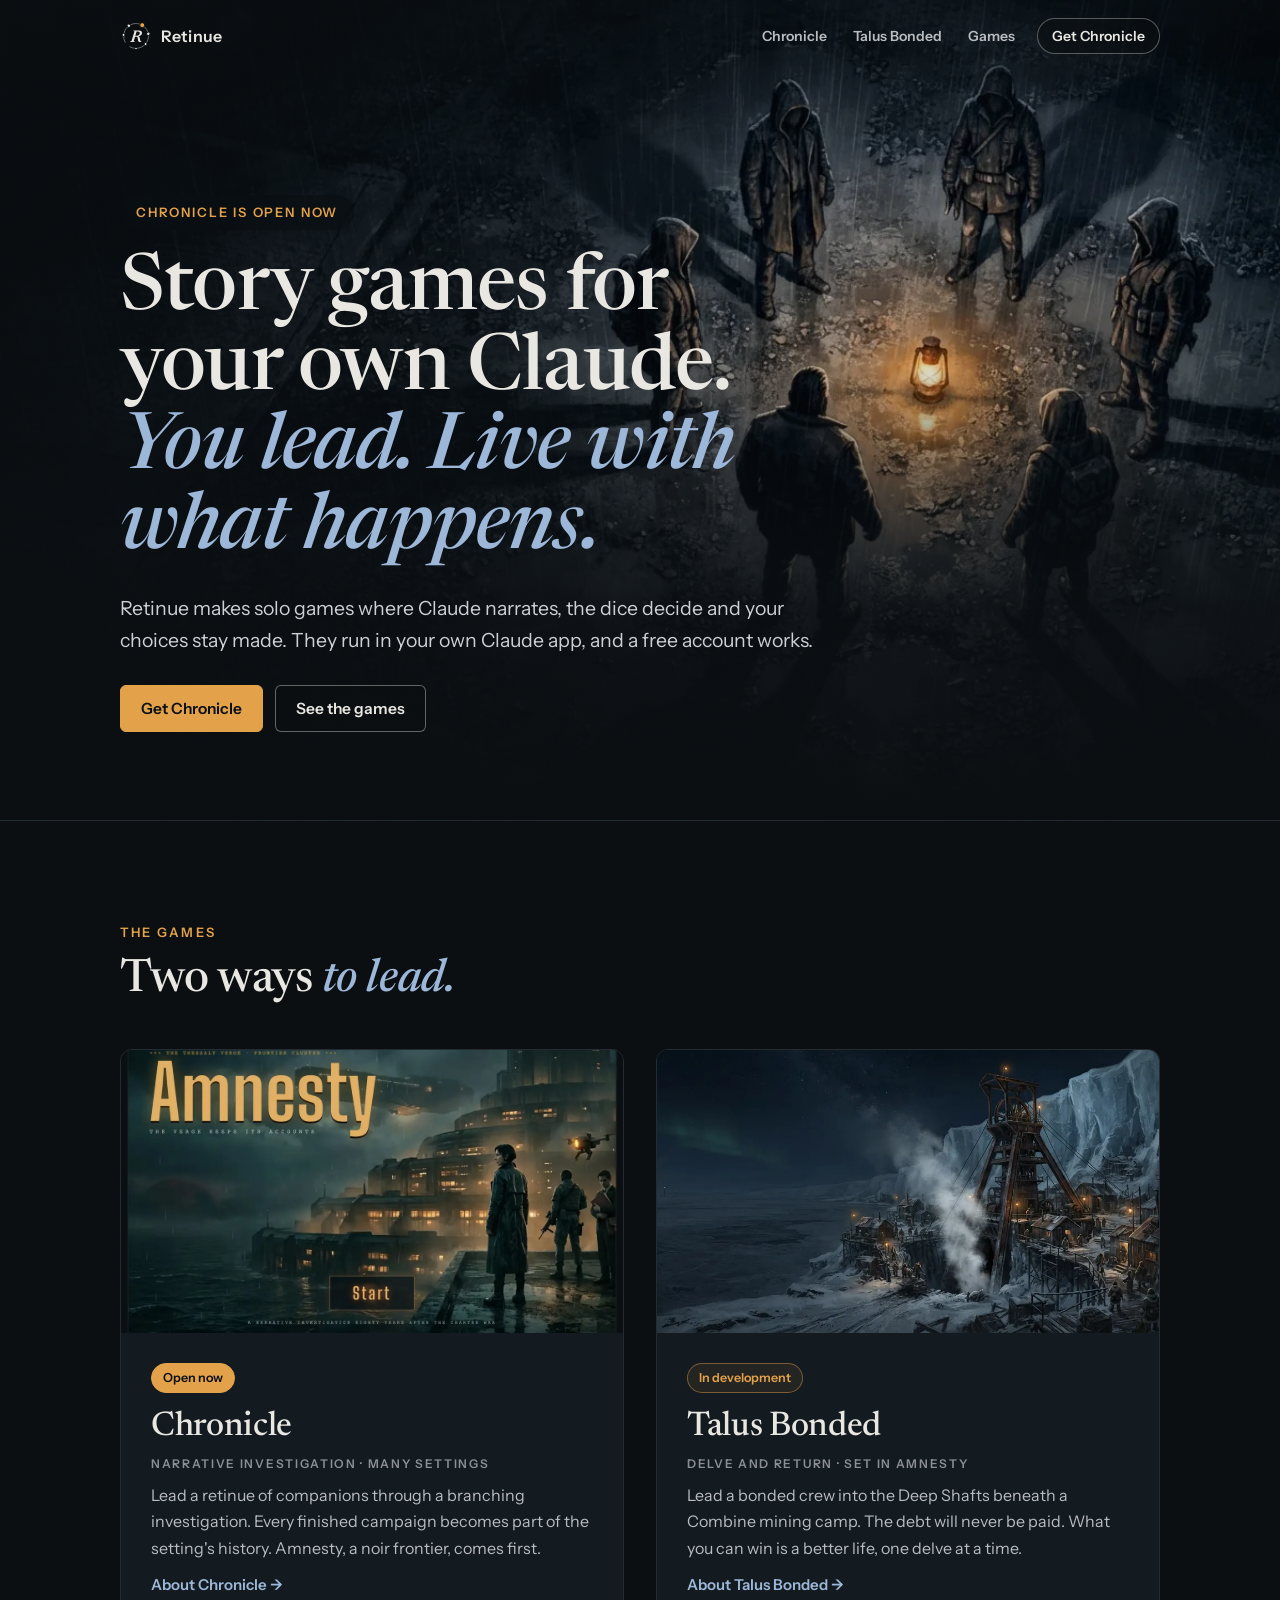
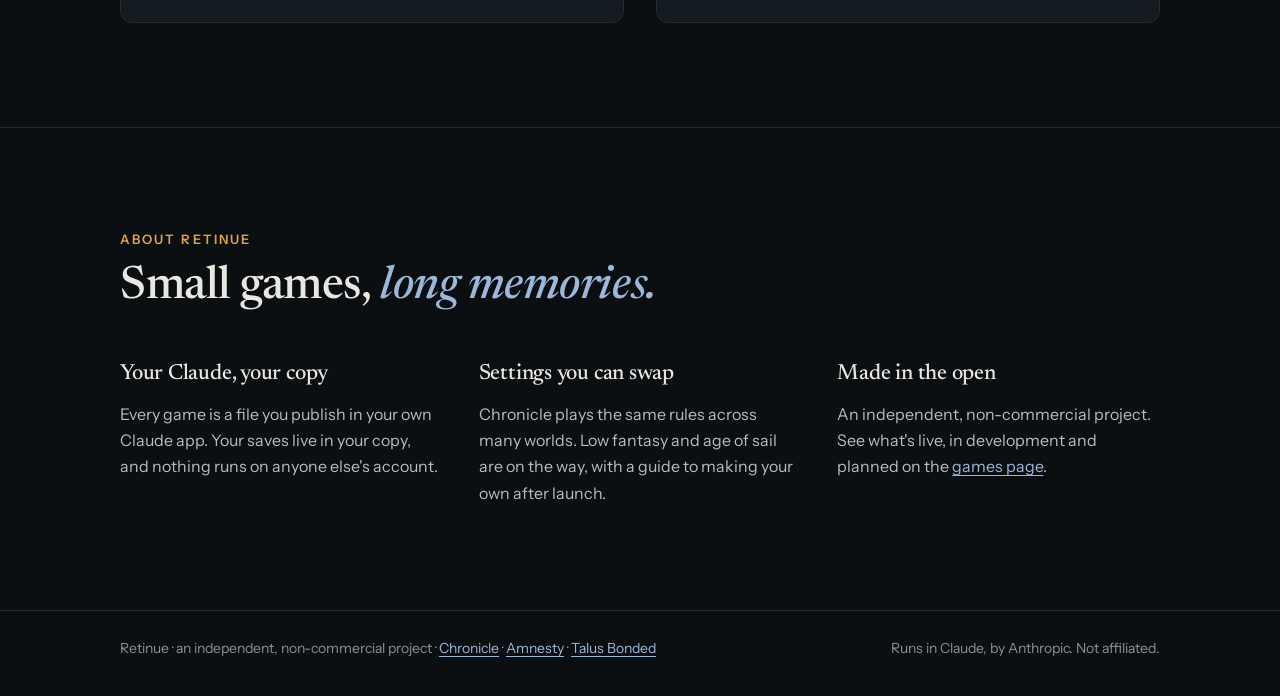
<file: index.html>
<!doctype html>
<html lang="en-GB">
<head>
<meta charset="utf-8">
<meta name="viewport" content="width=device-width,initial-scale=1,viewport-fit=cover">
<title>Retinue</title><meta name="description" content="Retinue makes solo story games narrated by Claude, played in your own Claude app. Chronicle, the narrative engine, opens Saturday 21 November 2026 with Amnesty. Talus Bonded is in development."><link rel="icon" type="image/svg+xml" href="assets/favicon.svg"><link rel="apple-touch-icon" href="assets/apple-touch-icon.png"><link rel="preconnect" href="https://fonts.googleapis.com"><link rel="stylesheet" href="https://fonts.googleapis.com/css2?family=Newsreader:ital,opsz,wght@0,6..72,400;0,6..72,500;1,6..72,400;1,6..72,500&family=Instrument+Sans:wght@400;500;600&family=Big+Shoulders+Display:wght@800&display=swap"><link rel="stylesheet" href="assets/site.css"><style>
.home-hero picture img{object-position:68% 50%}
.home-hero::before{content:"";position:absolute;inset:0;z-index:1;background:linear-gradient(90deg,rgba(11,15,18,.82) 0%,rgba(11,15,18,.45) 38%,rgba(11,15,18,0) 62%)}
.home-hero .wrap{z-index:2}
.home-hero h1{font-size:clamp(40px,6.2vw,78px);max-width:14ch}
@media (max-width:760px){.home-hero::before{background:none}.home-hero picture{height:60%}.home-hero picture img{height:100%}.home-hero picture img{object-position:50% 45%;-webkit-mask-image:linear-gradient(180deg,#000 72%,transparent);mask-image:linear-gradient(180deg,#000 72%,transparent)}.home-hero::after{background:linear-gradient(180deg,rgba(11,15,18,.5) 0%,rgba(11,15,18,0) 18%)}.home-hero .wrap{padding-top:50svh}}
.label{padding-block:calc(120px + env(safe-area-inset-top,0px)) clamp(48px,8vw,88px);border-top:0;background:radial-gradient(ellipse 70% 60% at 78% 30%,#14212c 0%,var(--bg) 70%)}
.label .wrap{display:grid;grid-template-columns:minmax(0,1.4fr) minmax(0,1fr);gap:clamp(24px,4vw,56px);align-items:center}
.label .hl{display:grid;gap:22px}
.label h1{font-size:clamp(44px,7vw,84px);line-height:1.02;max-width:14ch}
.label h1 em{font-style:italic;color:var(--accent)}
.label .big{justify-self:center;width:min(340px,80%);height:auto}
.label .big svg{width:100%;height:auto}
.dh-art svg{width:38%;height:auto}
.about{display:grid;grid-template-columns:repeat(3,minmax(0,1fr));gap:clamp(18px,3vw,36px)}
.about div{display:grid;gap:8px;align-content:start}
.about h3{font-size:22px}.about p{color:var(--dim);font-size:16px}
@media (max-width:760px){.label .wrap,.about{grid-template-columns:1fr}.label .big{width:180px;grid-row:1;justify-self:start}}
</style>
</head>
<body>
<header class="top"><div class="wrap">
  <a class="brand" href="./" aria-label="Retinue home">
    <svg width="32" height="32" viewBox="0 0 64 64" aria-hidden="true"><path d="M10.35 44.5 A25 25 0 1 1 19.5 53.65" fill="none" stroke="var(--ring)" stroke-width="1.6" stroke-linecap="round"/><path d="M27.4355 42.3 29.747500000000002 43.133 29.4925 44.0H20.0575L20.3125 43.133L23.0495 42.232L28.999499999999998 22.698999999999998L26.6875 21.883L26.9425 21.016H36.9555Q39.471500000000006 21.016 41.010000000000005 21.6025Q42.548500000000004 22.189 43.24550000000001 23.259999999999998Q43.9425 24.331 43.9425 25.793Q43.9425 27.68 43.0415 29.1675Q42.1405 30.655 40.3555 31.555999999999997Q38.7405 32.372 36.4455 32.542Q37.3465 32.678 37.9245 33.035Q38.6385 33.494 39.021 34.344Q39.4035 35.194 39.6415 36.469L40.423500000000004 40.243Q40.661500000000004 41.382 40.942 41.900499999999994Q41.2225 42.419 41.638999999999996 42.555Q42.0555 42.691 42.6845 42.691L42.3615 44.0Q40.4915 44.136 39.361000000000004 44.0765Q38.2305 44.017 37.61 43.6685Q36.9895 43.32 36.692 42.6315Q36.3945 41.943 36.1905 40.821L35.3065 36.112Q35.1195 34.973 34.839 34.412Q34.5585 33.851 34.091 33.6555Q33.6235 33.46 32.841499999999996 33.46H30.1385ZM34.1165 31.488Q35.8845 31.488 37.0915 30.74Q38.298500000000004 29.991999999999997 38.936 28.725499999999997Q39.573499999999996 27.459 39.573499999999996 25.912Q39.573499999999996 24.500999999999998 38.6725 23.761499999999998Q37.7715 23.022 35.6465 23.022H33.3175L30.7335 31.488Z" fill="var(--text)"/><g stroke="var(--bg)" stroke-width="2"><circle cx="7.1" cy="29.82" r="3" fill="var(--text)"/><circle cx="17.66" cy="11.52" r="3.5" fill="var(--text)"/><circle cx="44.5" cy="10.35" r="5" fill="var(--lamp)"/><circle cx="56.62" cy="27.66" r="3.5" fill="var(--text)"/><circle cx="51.15" cy="48.07" r="3" fill="var(--text)"/><circle cx="32" cy="57" r="2.5" fill="var(--text)"/></g></svg>
    <span class="word">Retinue</span>
  </a>
  <nav class="nav" aria-label="Site"><a class="nl" href="chronicle/">Chronicle</a><a class="nl" href="talus-bonded/">Talus Bonded</a><a class="nl" href="games/">Games</a><a class="toplink" href="chronicle/#get">Get Chronicle</a></nav>
</div></header>
<main>
  <section class="hero home-hero" aria-label="Retinue">
    <picture>
      <source media="(max-width:760px)" srcset="assets/retinue-hero-phone.webp">
      <img src="assets/retinue-hero.webp" width="1376" height="768" alt="Six hooded figures in the rain stand in an open circle around a single lantern" fetchpriority="high">
    </picture>
    <div class="wrap">
      <span class="pill" data-open="Chronicle is open now">Chronicle opens Saturday 21 November</span>
      <h1>Story games for your own Claude. <em>You lead. Live with what happens.</em></h1>
      <p class="lede">Retinue makes solo games where Claude narrates, the dice decide and your choices stay made. They run in your own Claude app, and a free account works.</p>
      <div class="ctas">
        <a class="btn" href="chronicle/#get">Get Chronicle</a>
        <a class="btn ghost" href="#games">See the games</a>
      </div>
    </div>
  </section>

  <section id="games" aria-labelledby="games-h"><div class="wrap">
    <div class="head">
      <span class="eyebrow">The games</span>
      <h2 id="games-h">Two ways <em>to lead.</em></h2>
    </div>
    <div class="games">
      <a class="game" href="chronicle/">
        <div class="art"><img src="assets/shots/title.webp" width="1200" height="800" alt="The Amnesty title screen" loading="lazy"></div>
        <div class="body">
          <span class="st live" data-open="Open now">Opens 21 November</span>
          <h3>Chronicle</h3>
          <span class="genre">Narrative investigation · many settings</span>
          <p>Lead a retinue of companions through a branching investigation. Every finished campaign becomes part of the setting's history. Amnesty, a noir frontier, comes first.</p>
          <span class="more">About Chronicle →</span>
        </div>
      </a>
      <a class="game" href="talus-bonded/">
        <div class="art dh-art"><img src="assets/scrip-hero-1200.webp" alt="A mining camp around a rusted headframe on a frozen world at night" loading="lazy" style="object-position:80% 45%"></div>
        <div class="body">
          <span class="st dev">In development</span>
          <h3>Talus Bonded</h3>
          <span class="genre">Delve and return · set in Amnesty</span>
          <p>Lead a bonded crew into the Deep Shafts beneath a Combine mining camp. The debt will never be paid. What you can win is a better life, one delve at a time.</p>
          <span class="more">About Talus Bonded →</span>
        </div>
      </a>
    </div>
  </div></section>

  <section aria-labelledby="about-h"><div class="wrap">
    <div class="head">
      <span class="eyebrow">About Retinue</span>
      <h2 id="about-h">Small games, <em>long memories.</em></h2>
    </div>
    <div class="about">
      <div><h3>Your Claude, your copy</h3><p>Every game is a file you publish in your own Claude app. Your saves live in your copy, and nothing runs on anyone else's account.</p></div>
      <div><h3>Settings you can swap</h3><p>Chronicle plays the same rules across many worlds. Low fantasy and age of sail are on the way, with a guide to making your own after launch.</p></div>
      <div><h3>Made in the open</h3><p>An independent, non-commercial project. See what's live, in development and planned on the <a href="games/">games page</a>.</p></div>
    </div>
  </div></section>
</main>
<footer><div class="wrap"><span>Retinue · an independent, non-commercial project · <a href="chronicle/">Chronicle</a> · <a href="chronicle/#settings">Amnesty</a> · <a href="talus-bonded/">Talus Bonded</a></span><span>Runs in Claude, by Anthropic. Not affiliated.</span></div></footer>
<script>
/* Links shared before the split pointed at retinueengine.com/#get etc. Send those to the Chronicle page. */
(function(){var h=location.hash;if(h==="#get"||h==="#branches"||h==="#settings"){location.replace("chronicle/"+h)}})();
(function(){var open=Date.parse("2026-11-21T14:30:00Z"),els=document.querySelectorAll("[data-open]");
function tick(){if(Date.now()>=open){els.forEach(function(e){e.textContent=e.getAttribute("data-open")});return true}return false}
if(!tick()){var t=setInterval(function(){if(tick())clearInterval(t)},30000)}})();
</script>
</body>
</html>
</file>
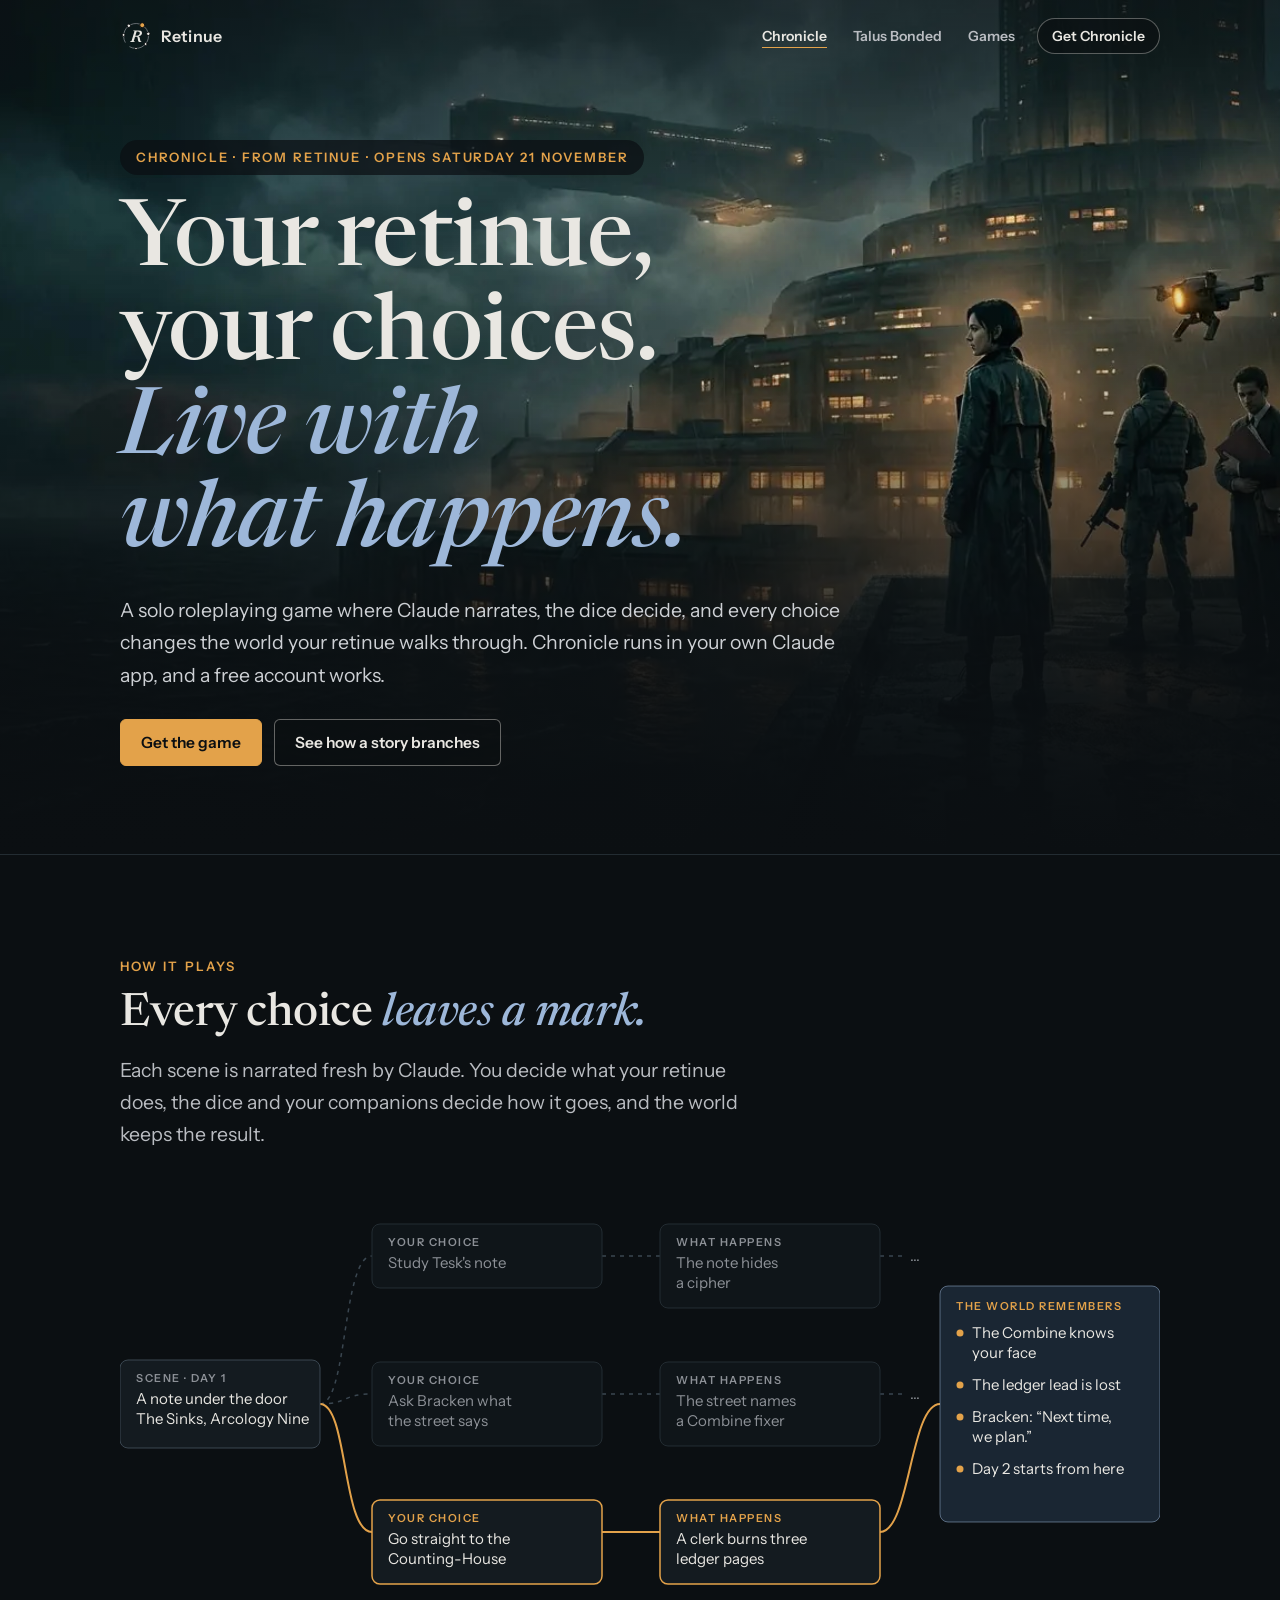
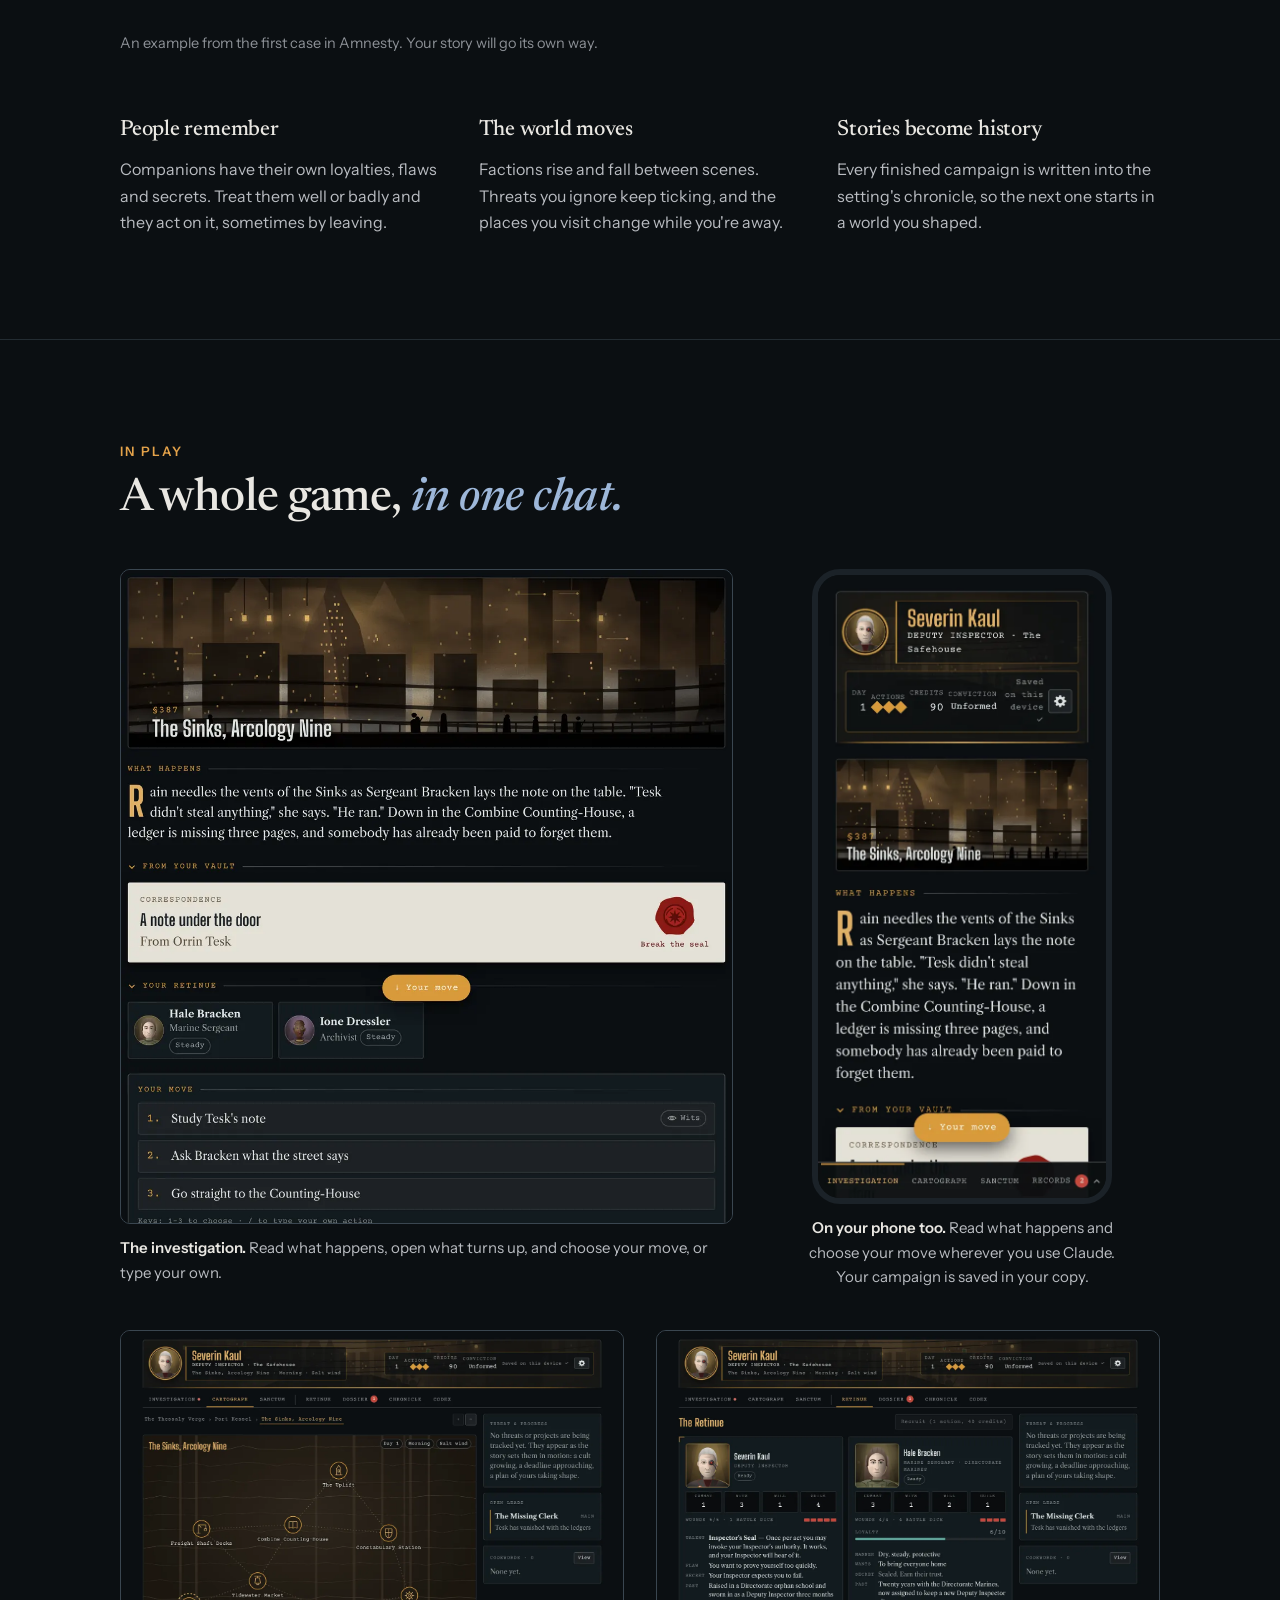
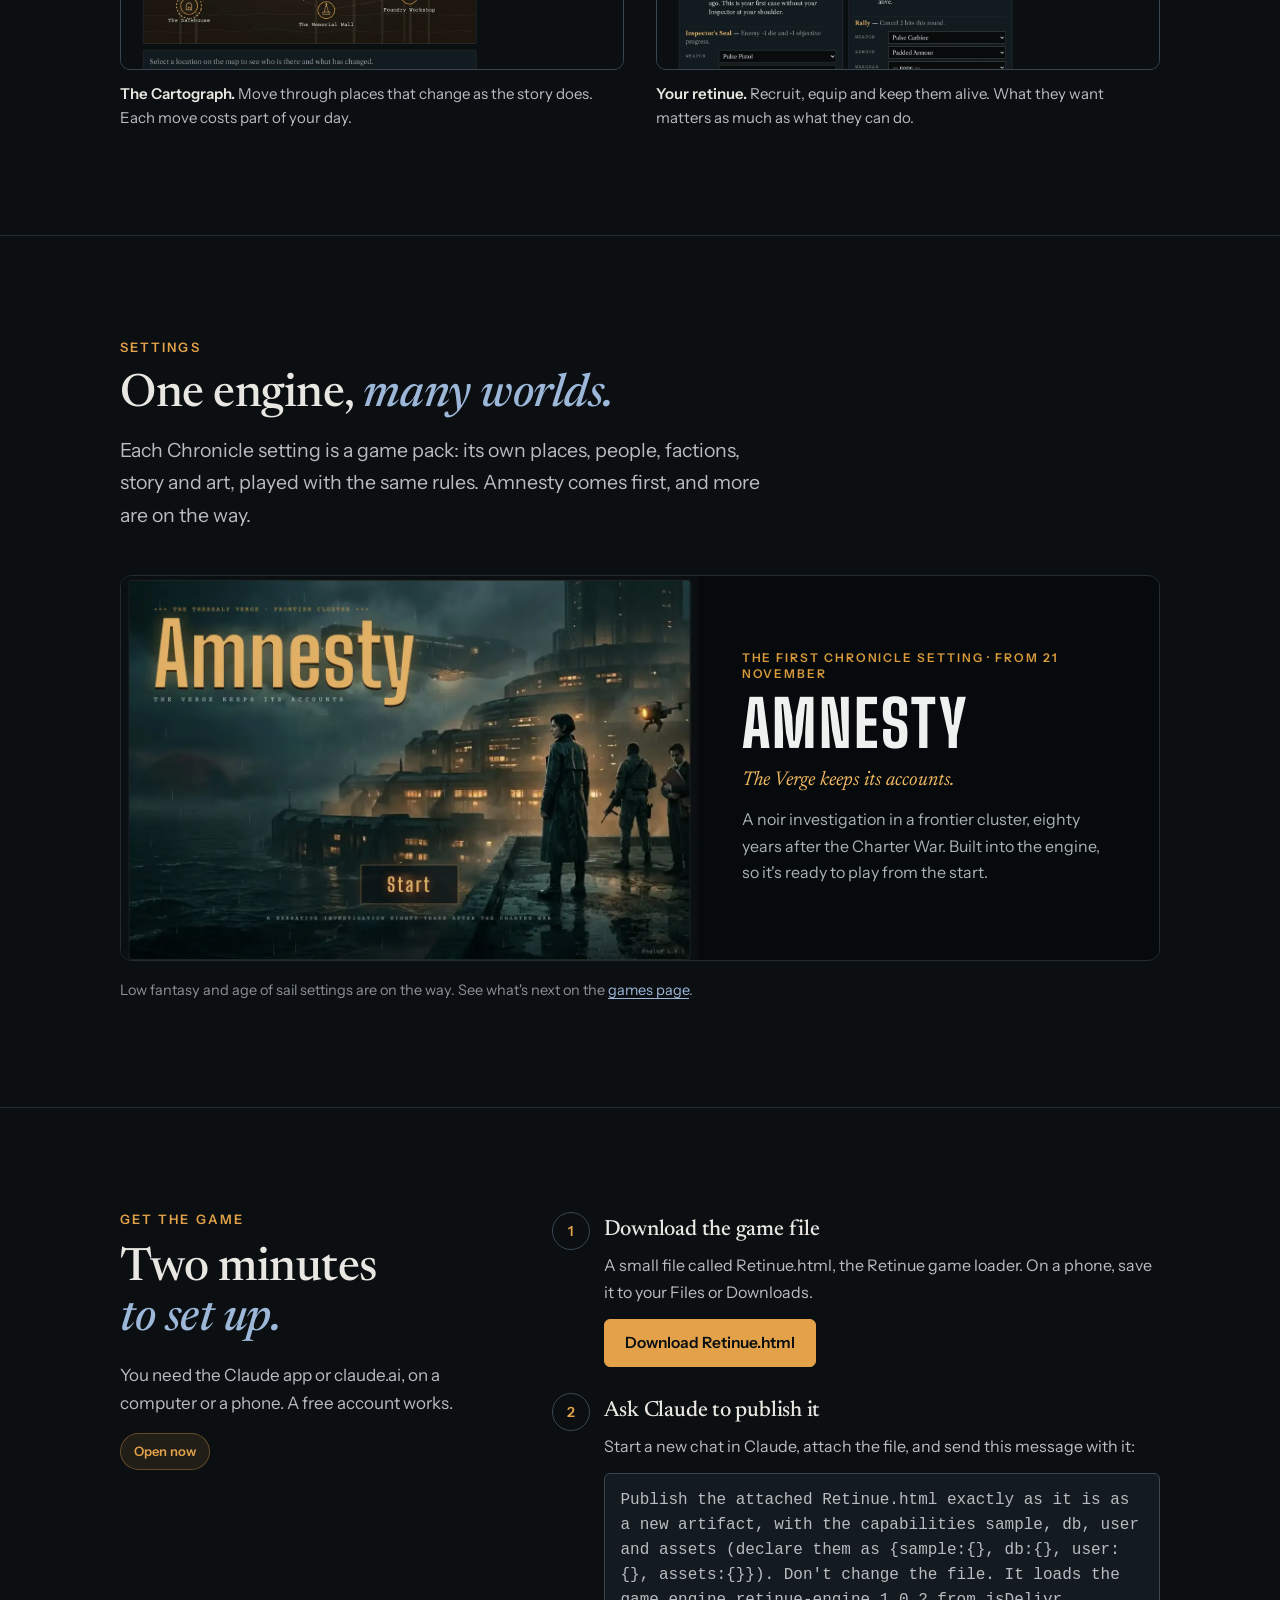
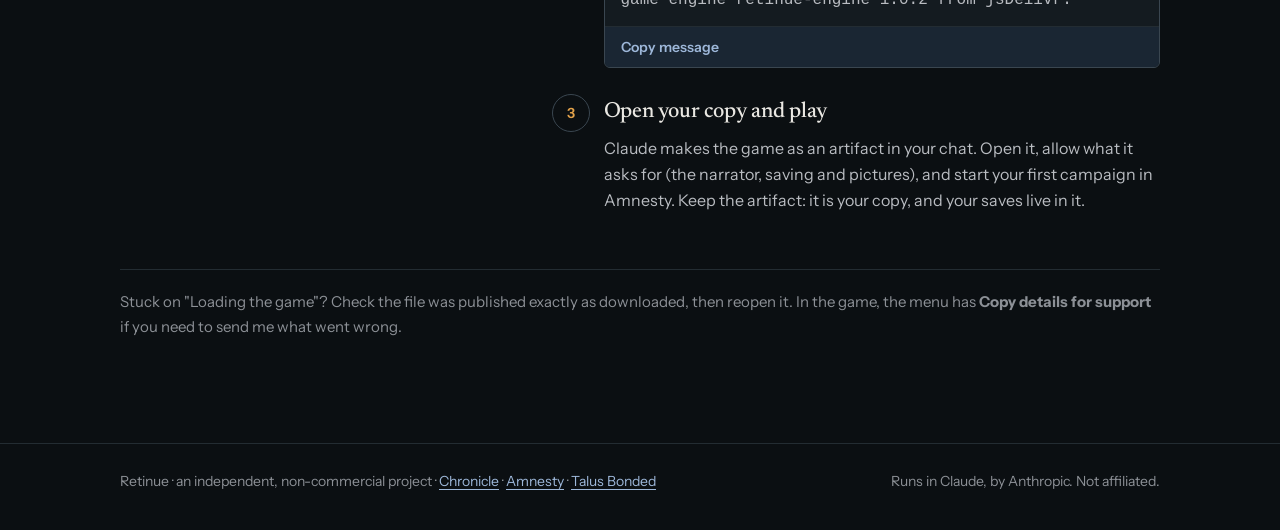
<file: chronicle/index.html>
<!doctype html>
<html lang="en-GB">
<head>
<meta charset="utf-8">
<meta name="viewport" content="width=device-width,initial-scale=1,viewport-fit=cover">
<title>Chronicle · Retinue</title><meta name="description" content="Your retinue, your choices. Live with what happens. Chronicle is a solo roleplaying game engine narrated by Claude, running in your own Claude app. Opens Saturday 21 November 2026 with Amnesty."><link rel="icon" type="image/svg+xml" href="../assets/favicon.svg"><link rel="apple-touch-icon" href="../assets/apple-touch-icon.png"><link rel="preconnect" href="https://fonts.googleapis.com"><link rel="stylesheet" href="https://fonts.googleapis.com/css2?family=Newsreader:ital,opsz,wght@0,6..72,400;0,6..72,500;1,6..72,400;1,6..72,500&family=Instrument+Sans:wght@400;500;600&family=Big+Shoulders+Display:wght@800&display=swap"><link rel="stylesheet" href="../assets/site.css"></head>
<body>
<header class="top"><div class="wrap">
  <a class="brand" href="../" aria-label="Retinue home">
    <svg width="32" height="32" viewBox="0 0 64 64" aria-hidden="true"><path d="M10.35 44.5 A25 25 0 1 1 19.5 53.65" fill="none" stroke="var(--ring)" stroke-width="1.6" stroke-linecap="round"/><path d="M27.4355 42.3 29.747500000000002 43.133 29.4925 44.0H20.0575L20.3125 43.133L23.0495 42.232L28.999499999999998 22.698999999999998L26.6875 21.883L26.9425 21.016H36.9555Q39.471500000000006 21.016 41.010000000000005 21.6025Q42.548500000000004 22.189 43.24550000000001 23.259999999999998Q43.9425 24.331 43.9425 25.793Q43.9425 27.68 43.0415 29.1675Q42.1405 30.655 40.3555 31.555999999999997Q38.7405 32.372 36.4455 32.542Q37.3465 32.678 37.9245 33.035Q38.6385 33.494 39.021 34.344Q39.4035 35.194 39.6415 36.469L40.423500000000004 40.243Q40.661500000000004 41.382 40.942 41.900499999999994Q41.2225 42.419 41.638999999999996 42.555Q42.0555 42.691 42.6845 42.691L42.3615 44.0Q40.4915 44.136 39.361000000000004 44.0765Q38.2305 44.017 37.61 43.6685Q36.9895 43.32 36.692 42.6315Q36.3945 41.943 36.1905 40.821L35.3065 36.112Q35.1195 34.973 34.839 34.412Q34.5585 33.851 34.091 33.6555Q33.6235 33.46 32.841499999999996 33.46H30.1385ZM34.1165 31.488Q35.8845 31.488 37.0915 30.74Q38.298500000000004 29.991999999999997 38.936 28.725499999999997Q39.573499999999996 27.459 39.573499999999996 25.912Q39.573499999999996 24.500999999999998 38.6725 23.761499999999998Q37.7715 23.022 35.6465 23.022H33.3175L30.7335 31.488Z" fill="var(--text)"/><g stroke="var(--bg)" stroke-width="2"><circle cx="7.1" cy="29.82" r="3" fill="var(--text)"/><circle cx="17.66" cy="11.52" r="3.5" fill="var(--text)"/><circle cx="44.5" cy="10.35" r="5" fill="var(--lamp)"/><circle cx="56.62" cy="27.66" r="3.5" fill="var(--text)"/><circle cx="51.15" cy="48.07" r="3" fill="var(--text)"/><circle cx="32" cy="57" r="2.5" fill="var(--text)"/></g></svg>
    <span class="word">Retinue</span>
  </a>
  <nav class="nav" aria-label="Site"><a class="nl" href="../chronicle/" aria-current="page">Chronicle</a><a class="nl" href="../talus-bonded/">Talus Bonded</a><a class="nl" href="../games/">Games</a><a class="toplink" href="../chronicle/#get">Get Chronicle</a></nav>
</div></header>
<main>
  <section class="hero" aria-label="Chronicle">
    <picture>
      <source media="(max-width:760px)" srcset="../assets/hero-phone.webp">
      <img src="../assets/hero.webp" alt="An investigator and her companions on a rain-soaked rooftop under a passing starship" fetchpriority="high">
    </picture>
    <div class="wrap">
      <span class="pill">Chronicle · from Retinue · opens Saturday 21 November</span>
      <h1>Your retinue, your choices. <em>Live with what happens.</em></h1>
      <p class="lede">A solo roleplaying game where Claude narrates, the dice decide, and every choice changes the world your retinue walks through. Chronicle runs in your own Claude app, and a free account works.</p>
      <div class="ctas">
        <a class="btn" href="#get">Get the game</a>
        <a class="btn ghost" href="#branches">See how a story branches</a>
      </div>
    </div>
  </section>

  <section id="branches"><div class="wrap">
    <div class="head">
      <span class="eyebrow">How it plays</span>
      <h2>Every choice <em>leaves a mark.</em></h2>
      <p class="lede">Each scene is narrated fresh by Claude. You decide what your retinue does, the dice and your companions decide how it goes, and the world keeps the result.</p>
    </div>
    <!--branch-wide--><svg class="branch wide" viewBox="0 0 1040 420" role="img" aria-label="Diagram: one scene offers three choices; each leads somewhere different, and the path you take is remembered by the world"><path class="ln dim" d="M200 210 C 228 210, 222 62, 252 62"/><path class="ln dim" d="M482 62 H 540"/><path class="ln dim" d="M760 62 H 784"/><text class="tx dim" x="790" y="67">…</text><path class="ln dim" d="M200 210 C 228 210, 222 200, 252 200"/><path class="ln dim" d="M482 200 H 540"/><path class="ln dim" d="M760 200 H 784"/><text class="tx dim" x="790" y="205">…</text><path class="ln on" d="M200 210 C 228 210, 222 338, 252 338"/><path class="ln on" d="M482 338 H 540"/><path class="ln on" d="M760 338 C 790 338, 790 210, 820 210"/><rect class="bx" x="0" y="166" width="200" height="88" rx="8"/><text class="ey" x="16" y="188">SCENE · DAY 1</text><text class="tx" x="16" y="210">A note under the door</text><text class="tx" x="16" y="230">The Sinks, Arcology Nine</text><rect class="bx dim" x="252" y="30" width="230" height="64" rx="8"/><text class="ey" x="268" y="52">YOUR CHOICE</text><text class="tx dim" x="268" y="74">Study Tesk&#x27;s note</text><rect class="bx dim" x="540" y="30" width="220" height="84" rx="8"/><text class="ey" x="556" y="52">WHAT HAPPENS</text><text class="tx dim" x="556" y="74">The note hides</text><text class="tx dim" x="556" y="94">a cipher</text><rect class="bx dim" x="252" y="168" width="230" height="84" rx="8"/><text class="ey" x="268" y="190">YOUR CHOICE</text><text class="tx dim" x="268" y="212">Ask Bracken what</text><text class="tx dim" x="268" y="232">the street says</text><rect class="bx dim" x="540" y="168" width="220" height="84" rx="8"/><text class="ey" x="556" y="190">WHAT HAPPENS</text><text class="tx dim" x="556" y="212">The street names</text><text class="tx dim" x="556" y="232">a Combine fixer</text><rect class="bx on" x="252" y="306" width="230" height="84" rx="8"/><text class="ey on" x="268" y="328">YOUR CHOICE</text><text class="tx" x="268" y="350">Go straight to the</text><text class="tx" x="268" y="370">Counting-House</text><rect class="bx on" x="540" y="306" width="220" height="84" rx="8"/><text class="ey on" x="556" y="328">WHAT HAPPENS</text><text class="tx" x="556" y="350">A clerk burns three</text><text class="tx" x="556" y="370">ledger pages</text><rect class="bx mem" x="820" y="92" width="220" height="236" rx="8"/><text class="ey on" x="836" y="116">THE WORLD REMEMBERS</text><circle class="dot" cx="840" cy="139" r="3.5"/><text class="tx" x="852" y="144">The Combine knows</text><text class="tx" x="852" y="164">your face</text><circle class="dot" cx="840" cy="191" r="3.5"/><text class="tx" x="852" y="196">The ledger lead is lost</text><circle class="dot" cx="840" cy="223" r="3.5"/><text class="tx" x="852" y="228">Bracken: “Next time,</text><text class="tx" x="852" y="248">we plan.”</text><circle class="dot" cx="840" cy="275" r="3.5"/><text class="tx" x="852" y="280">Day 2 starts from here</text></svg><!--/branch-wide-->
    <!--branch-tall--><svg class="branch tall" viewBox="0 0 360 726" role="img" aria-label="Diagram: one scene offers three choices; the path you take leads to its own outcome, and the world remembers it"><rect class="bx" x="0" y="0" width="360" height="86" rx="8"/><text class="ey" x="16" y="22">SCENE · DAY 1</text><text class="tx" x="16" y="44">A note under the door</text><text class="tx" x="16" y="64">The Sinks, Arcology Nine</text><path class="ln dim" d="M18 86 V 314"/><path class="ln dim" d="M18 140 H 40"/><rect class="bx dim" x="40" y="112" width="320" height="56" rx="8"/><text class="ey" x="56" y="134">YOUR CHOICE</text><text class="tx dim" x="56" y="156">Study Tesk&#x27;s note</text><path class="ln dim" d="M18 222 H 40"/><rect class="bx dim" x="40" y="184" width="320" height="76" rx="8"/><text class="ey" x="56" y="206">YOUR CHOICE</text><text class="tx dim" x="56" y="228">Ask Bracken what</text><text class="tx dim" x="56" y="248">the street says</text><path class="ln on" d="M18 314 H 40"/><rect class="bx on" x="40" y="276" width="320" height="76" rx="8"/><text class="ey on" x="56" y="298">YOUR CHOICE</text><text class="tx" x="56" y="320">Go straight to the</text><text class="tx" x="56" y="340">Counting-House</text><path class="ln on" d="M200 352 V 378"/><rect class="bx on" x="40" y="378" width="320" height="84" rx="8"/><text class="ey on" x="56" y="400">WHAT HAPPENS</text><text class="tx" x="56" y="422">A clerk burns three</text><text class="tx" x="56" y="442">ledger pages</text><path class="ln on" d="M200 462 V 488"/><rect class="bx mem" x="40" y="488" width="320" height="236" rx="8"/><text class="ey on" x="56" y="512">THE WORLD REMEMBERS</text><circle class="dot" cx="60" cy="535" r="3.5"/><text class="tx" x="72" y="540">The Combine knows</text><text class="tx" x="72" y="560">your face</text><circle class="dot" cx="60" cy="587" r="3.5"/><text class="tx" x="72" y="592">The ledger lead is lost</text><circle class="dot" cx="60" cy="619" r="3.5"/><text class="tx" x="72" y="624">Bracken: “Next time,</text><text class="tx" x="72" y="644">we plan.”</text><circle class="dot" cx="60" cy="671" r="3.5"/><text class="tx" x="72" y="676">Day 2 starts from here</text></svg><!--/branch-tall-->
    <p class="note">An example from the first case in Amnesty. Your story will go its own way.</p>
    <div class="keeps">
      <div><h3>People remember</h3><p>Companions have their own loyalties, flaws and secrets. Treat them well or badly and they act on it, sometimes by leaving.</p></div>
      <div><h3>The world moves</h3><p>Factions rise and fall between scenes. Threats you ignore keep ticking, and the places you visit change while you're away.</p></div>
      <div><h3>Stories become history</h3><p>Every finished campaign is written into the setting's chronicle, so the next one starts in a world you shaped.</p></div>
    </div>
  </div></section>

  <section aria-labelledby="play-h"><div class="wrap">
    <div class="head">
      <span class="eyebrow">In play</span>
      <h2 id="play-h">A whole game, <em>in one chat.</em></h2>
    </div>
    <div class="play">
      <figure class="shot desk"><img src="../assets/shots/story.webp" width="1100" height="1177" alt="The investigation screen: a scene picture of the Sinks, the narration, a sealed letter from the player's vault, the retinue and three numbered choices" loading="lazy"><figcaption><b>The investigation.</b> Read what happens, open what turns up, and choose your move, or type your own.</figcaption></figure>
      <figure class="shot phone"><img src="../assets/shots/phone.webp" width="585" height="1266" alt="The same scene on a phone" loading="lazy"><figcaption><b>On your phone too.</b> Read what happens and choose your move wherever you use Claude. Your campaign is saved in your copy.</figcaption></figure>
    </div>
    <div class="pair">
      <figure class="shot"><img src="../assets/shots/map.webp" width="1400" height="941" alt="The Cartograph: a hand-drawn map of the Sinks with places such as the Uplift, Tidewater Market and the Memorial Wall" loading="lazy"><figcaption><b>The Cartograph.</b> Move through places that change as the story does. Each move costs part of your day.</figcaption></figure>
      <figure class="shot"><img src="../assets/shots/retinue.webp" width="1400" height="941" alt="The Retinue screen: two companions with stats, talents, flaws, secrets and equipment" loading="lazy"><figcaption><b>Your retinue.</b> Recruit, equip and keep them alive. What they want matters as much as what they can do.</figcaption></figure>
    </div>
  </div></section>

  <section id="settings" aria-labelledby="set-h"><div class="wrap">
    <div class="head">
      <span class="eyebrow">Settings</span>
      <h2 id="set-h">One engine, <em>many worlds.</em></h2>
      <p class="lede">Each Chronicle setting is a game pack: its own places, people, factions, story and art, played with the same rules. Amnesty comes first, and more are on the way.</p>
    </div>
    <article class="pack">
      <img src="../assets/shots/title.webp" width="1200" height="800" alt="The Amnesty title screen" loading="lazy">
      <div class="txt">
        <span class="k">The first Chronicle setting · from 21 November</span>
        <h3>Amnesty</h3>
        <p class="tag">The Verge keeps its accounts.</p>
        <p>A noir investigation in a frontier cluster, eighty years after the Charter War. Built into the engine, so it's ready to play from the start.</p>
      </div>
    </article>
    <p class="note">Low fantasy and age of sail settings are on the way. See what's next on the <a href="../games/">games page</a>.</p>
  </div></section>

  <section id="get" aria-labelledby="get-h"><div class="wrap get">
    <div class="intro">
      <span class="eyebrow">Get the game</span>
      <h2 id="get-h">Two minutes <em>to set up.</em></h2>
      <p>You need the Claude app or claude.ai, on a computer or a phone. A free account works.</p>
      <span class="state" id="get-when">Opens Saturday 21 November, 2:30pm</span>
    </div>
    <ol>
      <li><h3>Download the game file</h3><p>A small file called Retinue.html, the Retinue game loader. On a phone, save it to your Files or Downloads.</p>
        <a class="btn" id="get-dl" href="../download/Retinue.html" download aria-disabled="true">Download Retinue.html</a></li>
      <li><h3>Ask Claude to publish it</h3><p>Start a new chat in Claude, attach the file, and send this message with it:</p>
        <div class="prompt"><p id="get-prompt">Publish the attached Retinue.html exactly as it is as a new artifact, with the capabilities sample, db, user and assets (declare them as {sample:{}, db:{}, user:{}, assets:{}}). Don't change the file. It loads the game engine retinue-engine 1.0.2 from jsDelivr.</p><button class="copy" id="get-copy" type="button">Copy message</button></div></li>
      <li><h3>Open your copy and play</h3><p>Claude makes the game as an artifact in your chat. Open it, allow what it asks for (the narrator, saving and pictures), and start your first campaign in Amnesty. Keep the artifact: it is your copy, and your saves live in it.</p></li>
    </ol>
    <p class="help">Stuck on "Loading the game"? Check the file was published exactly as downloaded, then reopen it. In the game, the menu has <b>Copy details for support</b> if you need to send me what went wrong.</p>
  </div></section>

</main>
<footer><div class="wrap"><span>Retinue · an independent, non-commercial project · <a href="../chronicle/">Chronicle</a> · <a href="../chronicle/#settings">Amnesty</a> · <a href="../talus-bonded/">Talus Bonded</a></span><span>Runs in Claude, by Anthropic. Not affiliated.</span></div></footer>
<script>
(function(){var open=Date.parse("2026-11-21T14:30:00Z"),dl=document.getElementById("get-dl"),w=document.getElementById("get-when");
function tick(){if(Date.now()>=open){dl.removeAttribute("aria-disabled");w.textContent="Open now";return true}return false}
if(!tick()){var t=setInterval(function(){if(tick())clearInterval(t)},30000)}
var b=document.getElementById("get-copy"),p=document.getElementById("get-prompt");
b.addEventListener("click",function(){var done=function(){b.textContent="Copied";setTimeout(function(){b.textContent="Copy message"},2000)};
  try{navigator.clipboard.writeText(p.textContent).then(done,sel)}catch(e){sel()}
  function sel(){var r=document.createRange();r.selectNodeContents(p);var x=getSelection();x.removeAllRanges();x.addRange(r);b.textContent="Selected: copy it now"}});
})();
</script>
</body>
</html>
</file>
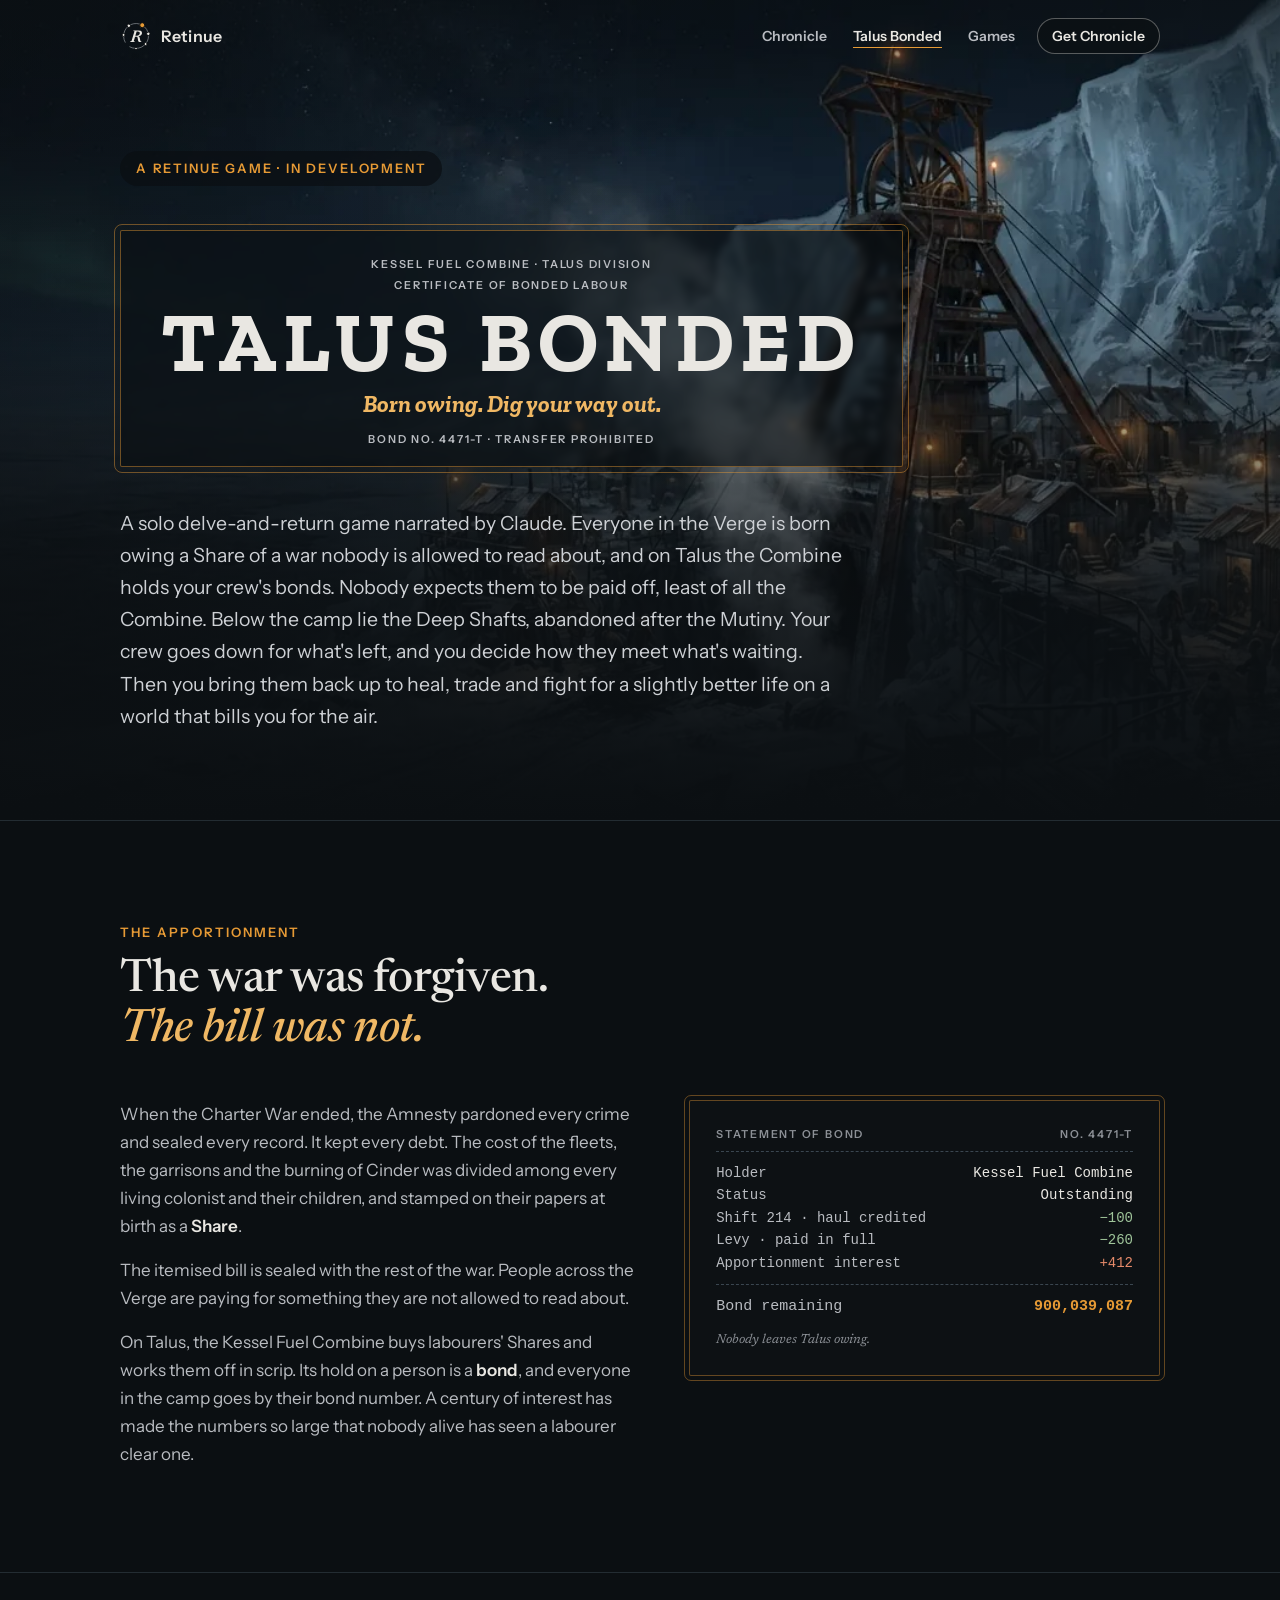
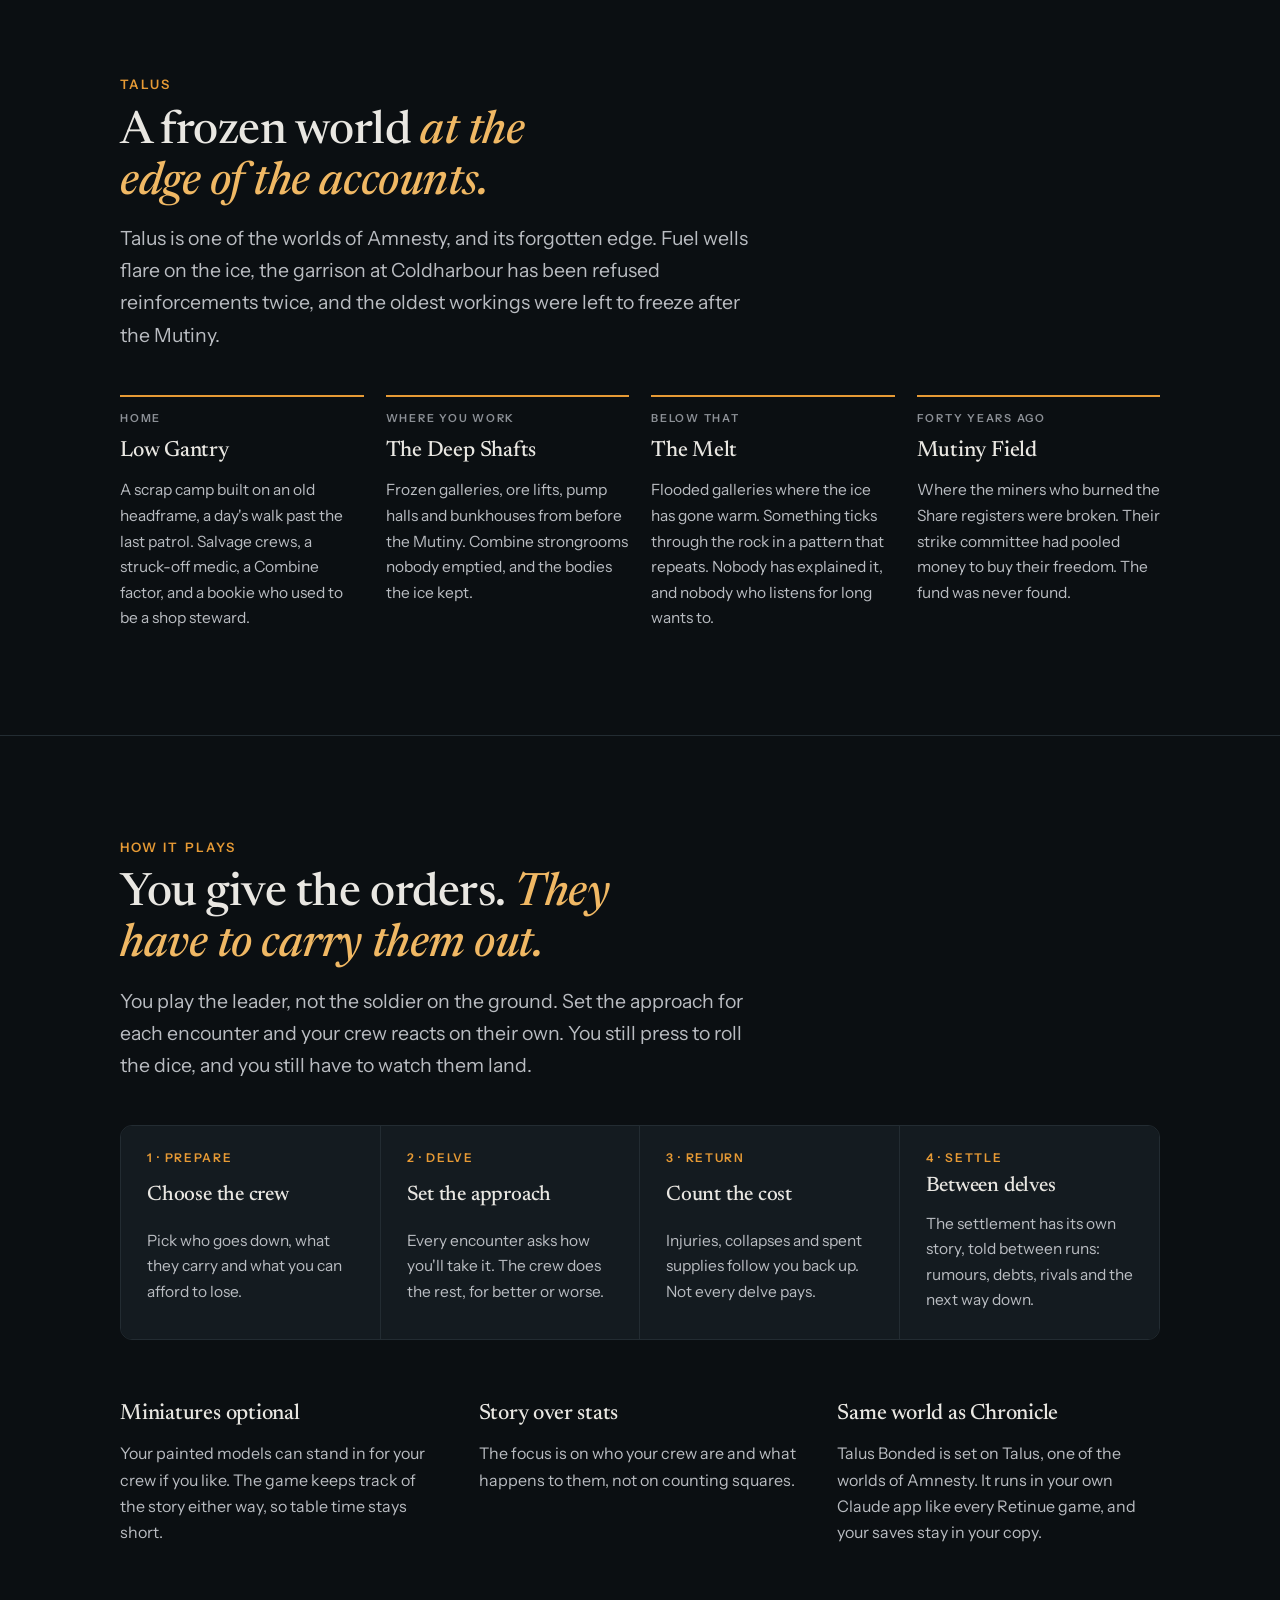
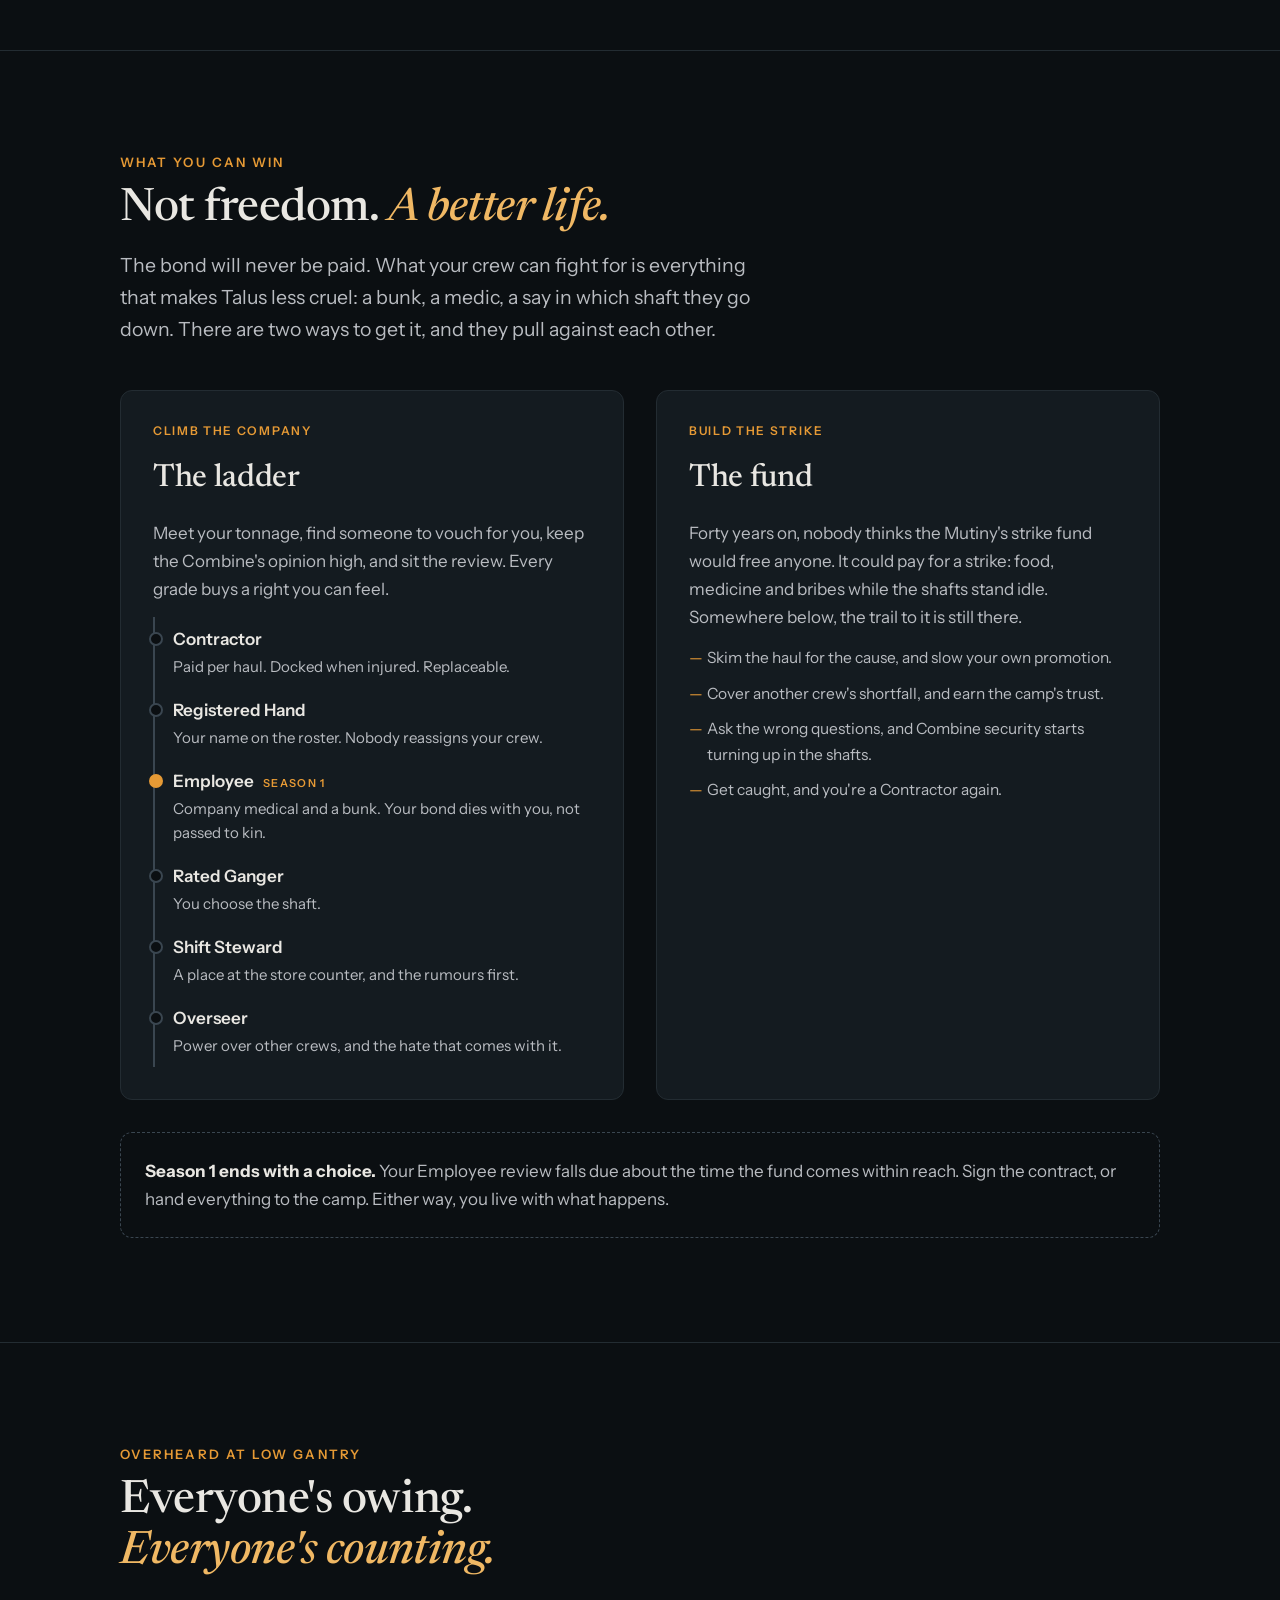
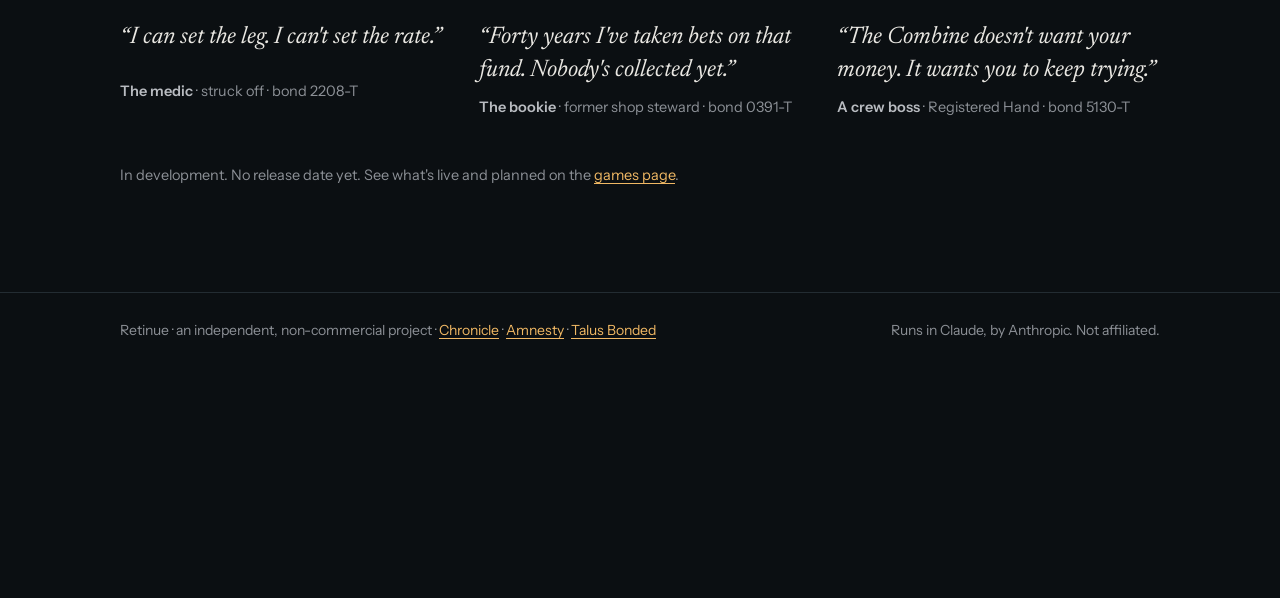
<file: downhive/index.html>
<!doctype html>
<html lang="en-GB"><head><meta charset="utf-8"><title>Talus Bonded · Retinue</title><link rel="canonical" href="../talus-bonded/"><meta http-equiv="refresh" content="0; url=../talus-bonded/"></head><body><p>Downhive is now <a href="../talus-bonded/">Talus Bonded</a>.</p></body></html>
</file>
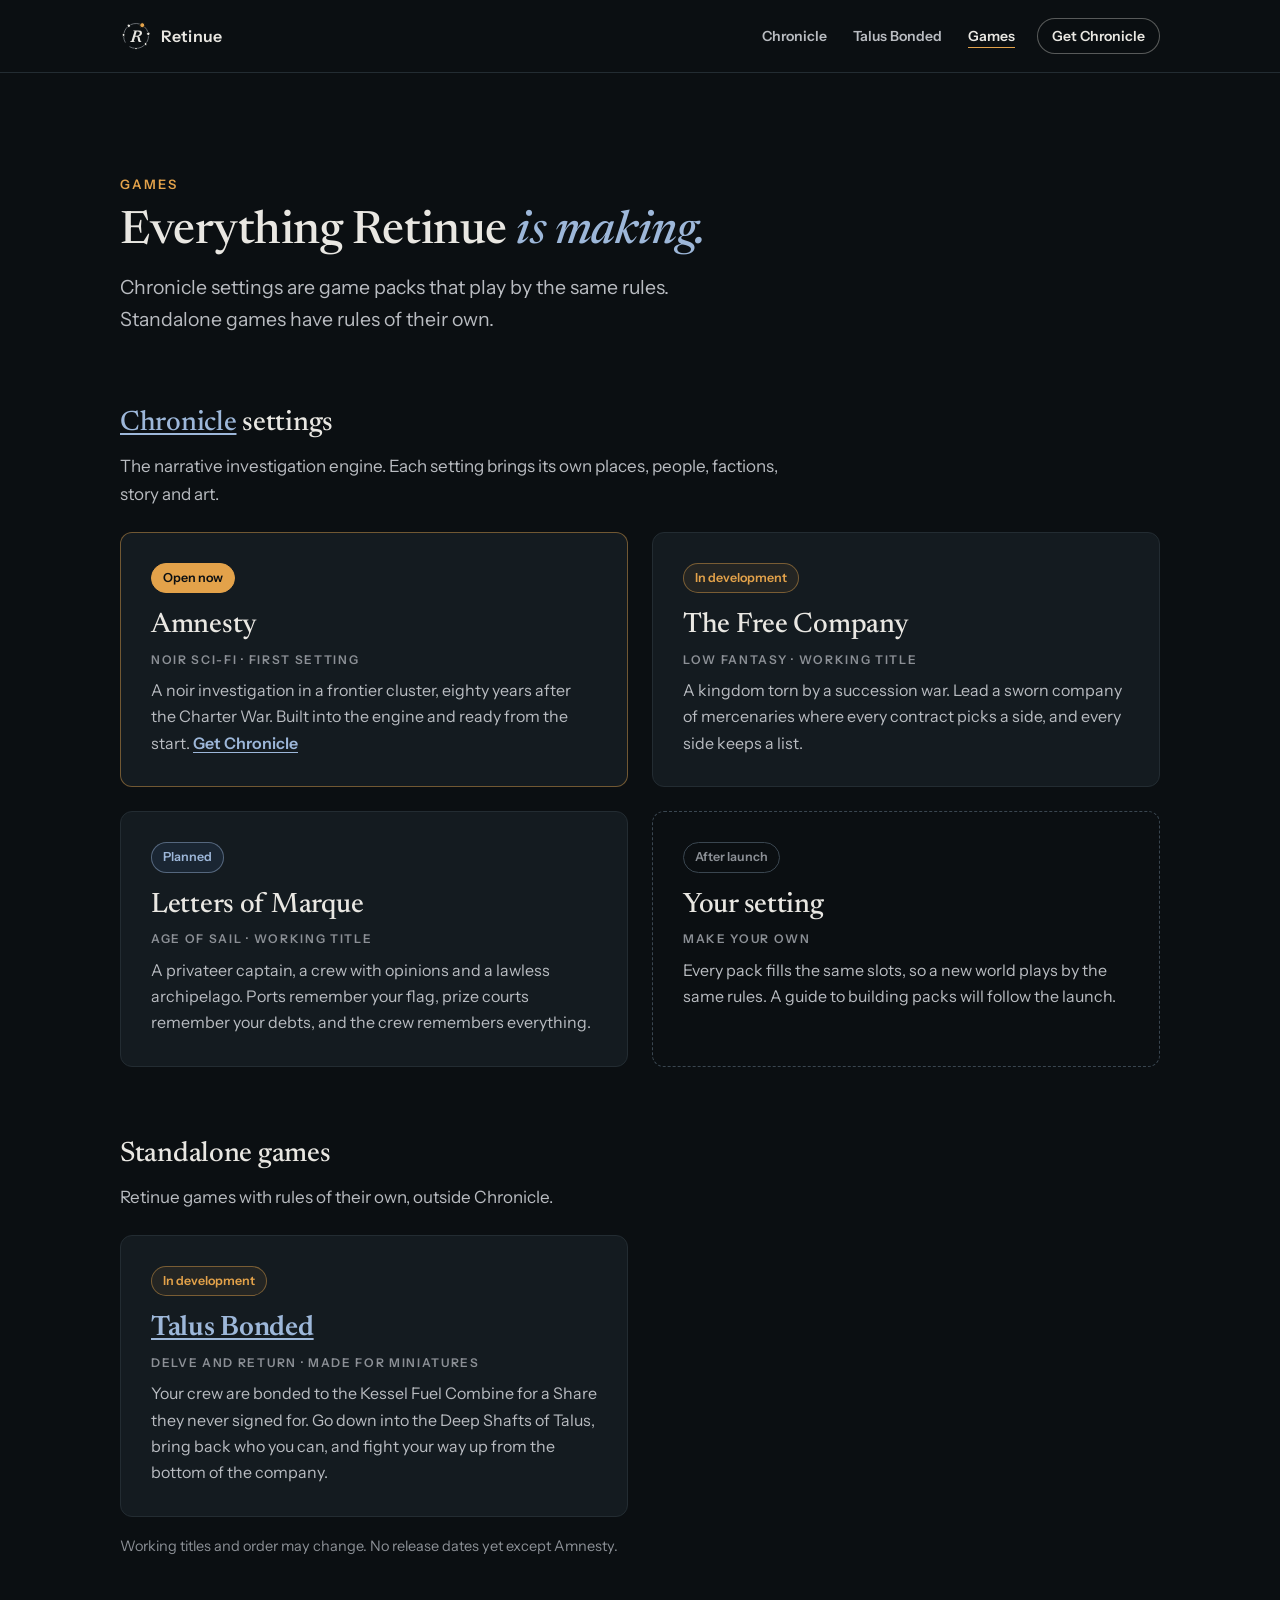
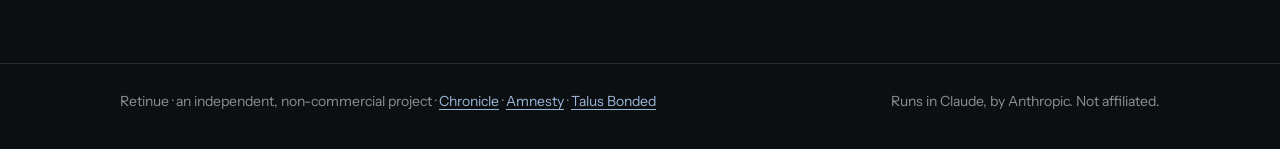
<file: games/index.html>
<!doctype html>
<html lang="en-GB">
<head>
<meta charset="utf-8">
<meta name="viewport" content="width=device-width,initial-scale=1,viewport-fit=cover">
<title>Games · Retinue</title><meta name="description" content="Every Retinue game and Chronicle setting: what's live, what's in development and what's planned."><link rel="icon" type="image/svg+xml" href="../assets/favicon.svg"><link rel="apple-touch-icon" href="../assets/apple-touch-icon.png"><link rel="preconnect" href="https://fonts.googleapis.com"><link rel="stylesheet" href="https://fonts.googleapis.com/css2?family=Newsreader:ital,opsz,wght@0,6..72,400;0,6..72,500;1,6..72,400;1,6..72,500&family=Instrument+Sans:wght@400;500;600&family=Big+Shoulders+Display:wght@800&display=swap"><link rel="stylesheet" href="../assets/site.css"></head>
<body>
<header class="top solid"><div class="wrap">
  <a class="brand" href="../" aria-label="Retinue home">
    <svg width="32" height="32" viewBox="0 0 64 64" aria-hidden="true"><path d="M10.35 44.5 A25 25 0 1 1 19.5 53.65" fill="none" stroke="var(--ring)" stroke-width="1.6" stroke-linecap="round"/><path d="M27.4355 42.3 29.747500000000002 43.133 29.4925 44.0H20.0575L20.3125 43.133L23.0495 42.232L28.999499999999998 22.698999999999998L26.6875 21.883L26.9425 21.016H36.9555Q39.471500000000006 21.016 41.010000000000005 21.6025Q42.548500000000004 22.189 43.24550000000001 23.259999999999998Q43.9425 24.331 43.9425 25.793Q43.9425 27.68 43.0415 29.1675Q42.1405 30.655 40.3555 31.555999999999997Q38.7405 32.372 36.4455 32.542Q37.3465 32.678 37.9245 33.035Q38.6385 33.494 39.021 34.344Q39.4035 35.194 39.6415 36.469L40.423500000000004 40.243Q40.661500000000004 41.382 40.942 41.900499999999994Q41.2225 42.419 41.638999999999996 42.555Q42.0555 42.691 42.6845 42.691L42.3615 44.0Q40.4915 44.136 39.361000000000004 44.0765Q38.2305 44.017 37.61 43.6685Q36.9895 43.32 36.692 42.6315Q36.3945 41.943 36.1905 40.821L35.3065 36.112Q35.1195 34.973 34.839 34.412Q34.5585 33.851 34.091 33.6555Q33.6235 33.46 32.841499999999996 33.46H30.1385ZM34.1165 31.488Q35.8845 31.488 37.0915 30.74Q38.298500000000004 29.991999999999997 38.936 28.725499999999997Q39.573499999999996 27.459 39.573499999999996 25.912Q39.573499999999996 24.500999999999998 38.6725 23.761499999999998Q37.7715 23.022 35.6465 23.022H33.3175L30.7335 31.488Z" fill="var(--text)"/><g stroke="var(--bg)" stroke-width="2"><circle cx="7.1" cy="29.82" r="3" fill="var(--text)"/><circle cx="17.66" cy="11.52" r="3.5" fill="var(--text)"/><circle cx="44.5" cy="10.35" r="5" fill="var(--lamp)"/><circle cx="56.62" cy="27.66" r="3.5" fill="var(--text)"/><circle cx="51.15" cy="48.07" r="3" fill="var(--text)"/><circle cx="32" cy="57" r="2.5" fill="var(--text)"/></g></svg>
    <span class="word">Retinue</span>
  </a>
  <nav class="nav" aria-label="Site"><a class="nl" href="../chronicle/">Chronicle</a><a class="nl" href="../talus-bonded/">Talus Bonded</a><a class="nl" href="../games/" aria-current="page">Games</a><a class="toplink" href="../chronicle/#get">Get Chronicle</a></nav>
</div></header>
<main>
  <section style="border-top:0"><div class="wrap">
    <div class="head">
      <span class="eyebrow">Games</span>
      <h2>Everything Retinue <em>is making.</em></h2>
      <p class="lede">Chronicle settings are game packs that play by the same rules. Standalone games have rules of their own.</p>
    </div>

    <div class="group">
      <h3><a href="../chronicle/">Chronicle</a> settings</h3>
      <p>The narrative investigation engine. Each setting brings its own places, people, factions, story and art.</p>
      <div class="road two" role="list">
        <article class="rd live" role="listitem">
          <span class="st live" data-open="Open now">From 21 November</span>
          <h3>Amnesty</h3>
          <span class="genre">Noir sci-fi · first setting</span>
          <p>A noir investigation in a frontier cluster, eighty years after the Charter War. Built into the engine and ready from the start. <a href="../chronicle/#get">Get Chronicle</a></p>
        </article>
        <article class="rd" role="listitem">
          <span class="st dev">In development</span>
          <h3>The Free Company</h3>
          <span class="genre">Low fantasy · working title</span>
          <p>A kingdom torn by a succession war. Lead a sworn company of mercenaries where every contract picks a side, and every side keeps a list.</p>
        </article>
        <article class="rd" role="listitem">
          <span class="st plan">Planned</span>
          <h3>Letters of Marque</h3>
          <span class="genre">Age of sail · working title</span>
          <p>A privateer captain, a crew with opinions and a lawless archipelago. Ports remember your flag, prize courts remember your debts, and the crew remembers everything.</p>
        </article>
        <article class="rd yours" role="listitem">
          <span class="st">After launch</span>
          <h3>Your setting</h3>
          <span class="genre">Make your own</span>
          <p>Every pack fills the same slots, so a new world plays by the same rules. A guide to building packs will follow the launch.</p>
        </article>
      </div>
    </div>

    <div class="group">
      <h3>Standalone games</h3>
      <p>Retinue games with rules of their own, outside Chronicle.</p>
      <div class="road two" role="list">
        <article class="rd" role="listitem">
          <span class="st dev">In development</span>
          <h3><a href="../talus-bonded/">Talus Bonded</a></h3>
          <span class="genre">Delve and return · made for miniatures</span>
          <p>Your crew are bonded to the Kessel Fuel Combine for a Share they never signed for. Go down into the Deep Shafts of Talus, bring back who you can, and fight your way up from the bottom of the company.</p>
        </article>
      </div>
    </div>
    <p class="note">Working titles and order may change. No release dates yet except Amnesty.</p>
  </div></section>
</main>
<footer><div class="wrap"><span>Retinue · an independent, non-commercial project · <a href="../chronicle/">Chronicle</a> · <a href="../chronicle/#settings">Amnesty</a> · <a href="../talus-bonded/">Talus Bonded</a></span><span>Runs in Claude, by Anthropic. Not affiliated.</span></div></footer>
<script>(function(){var open=Date.parse("2026-11-21T14:30:00Z"),els=document.querySelectorAll("[data-open]");
function tick(){if(Date.now()>=open){els.forEach(function(e){e.textContent=e.getAttribute("data-open")});return true}return false}
if(!tick()){var t=setInterval(function(){if(tick())clearInterval(t)},30000)}})();</script>
</body>
</html>
</file>
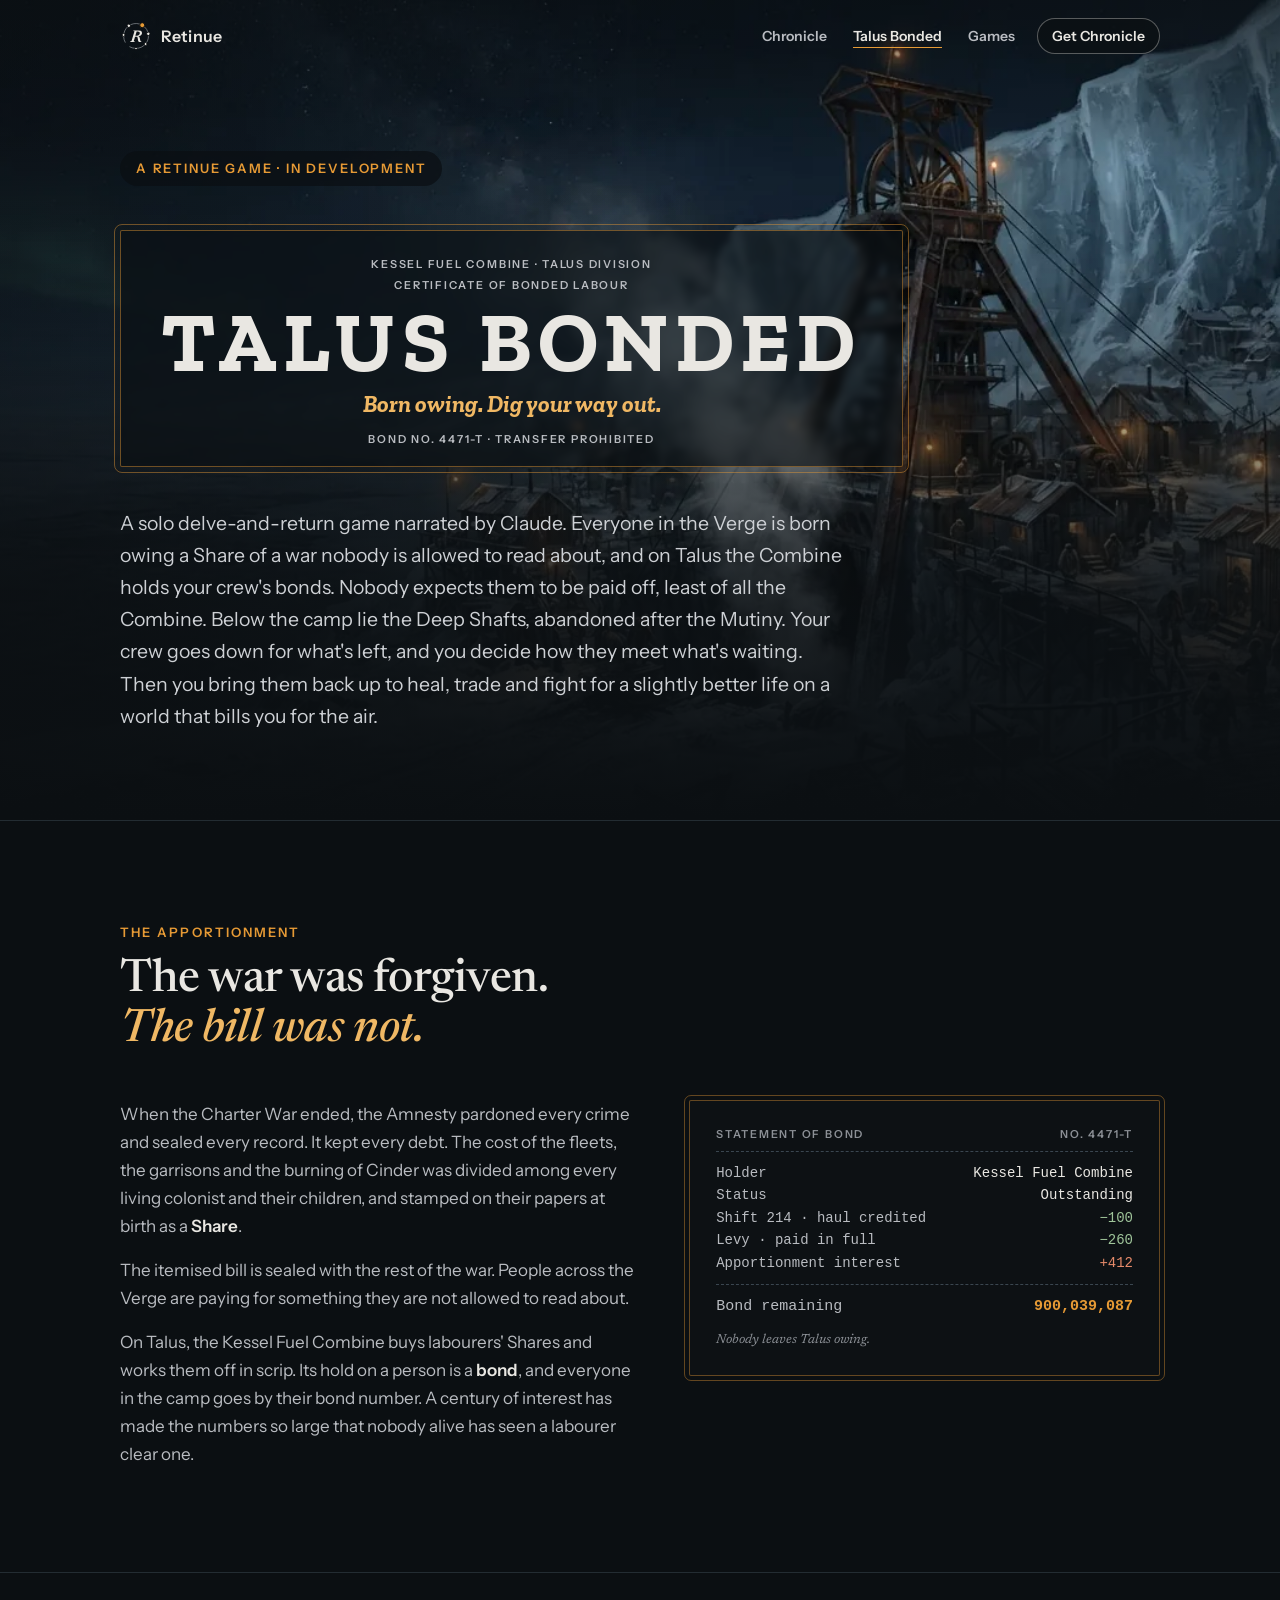
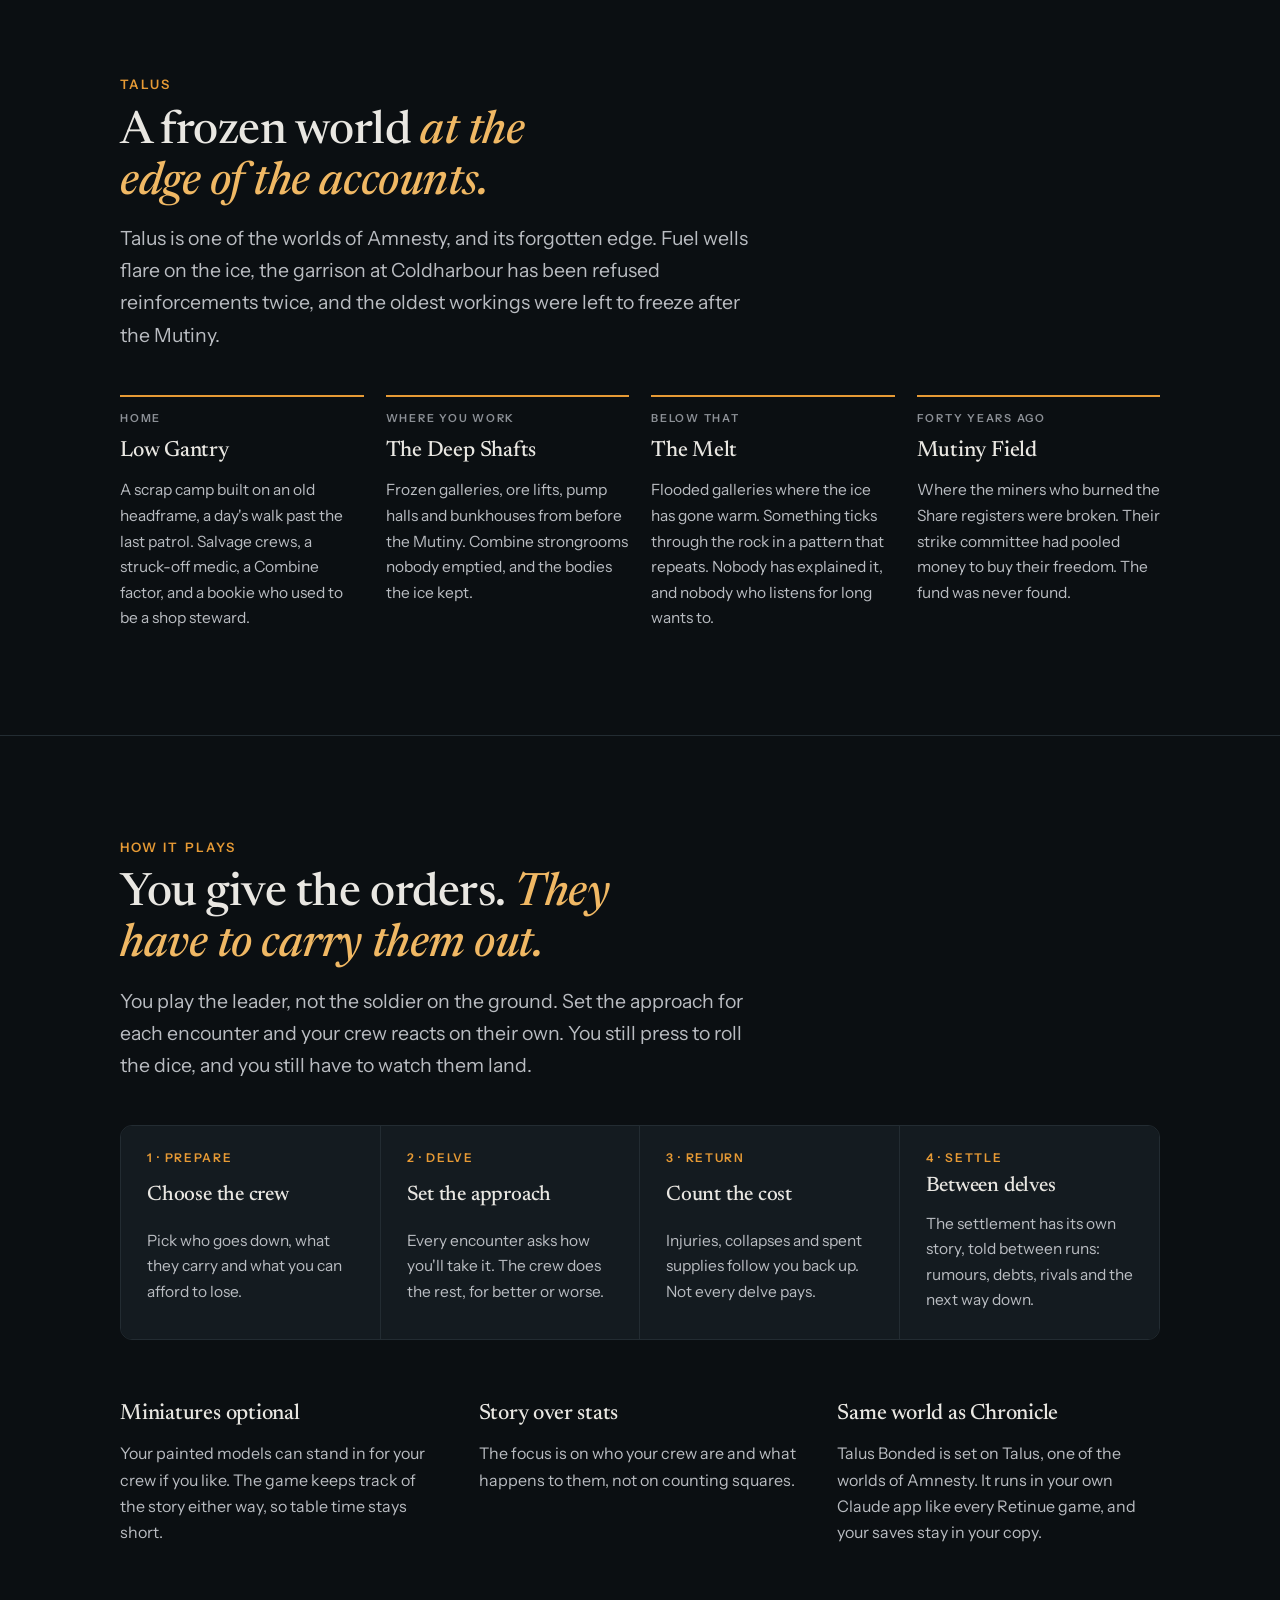
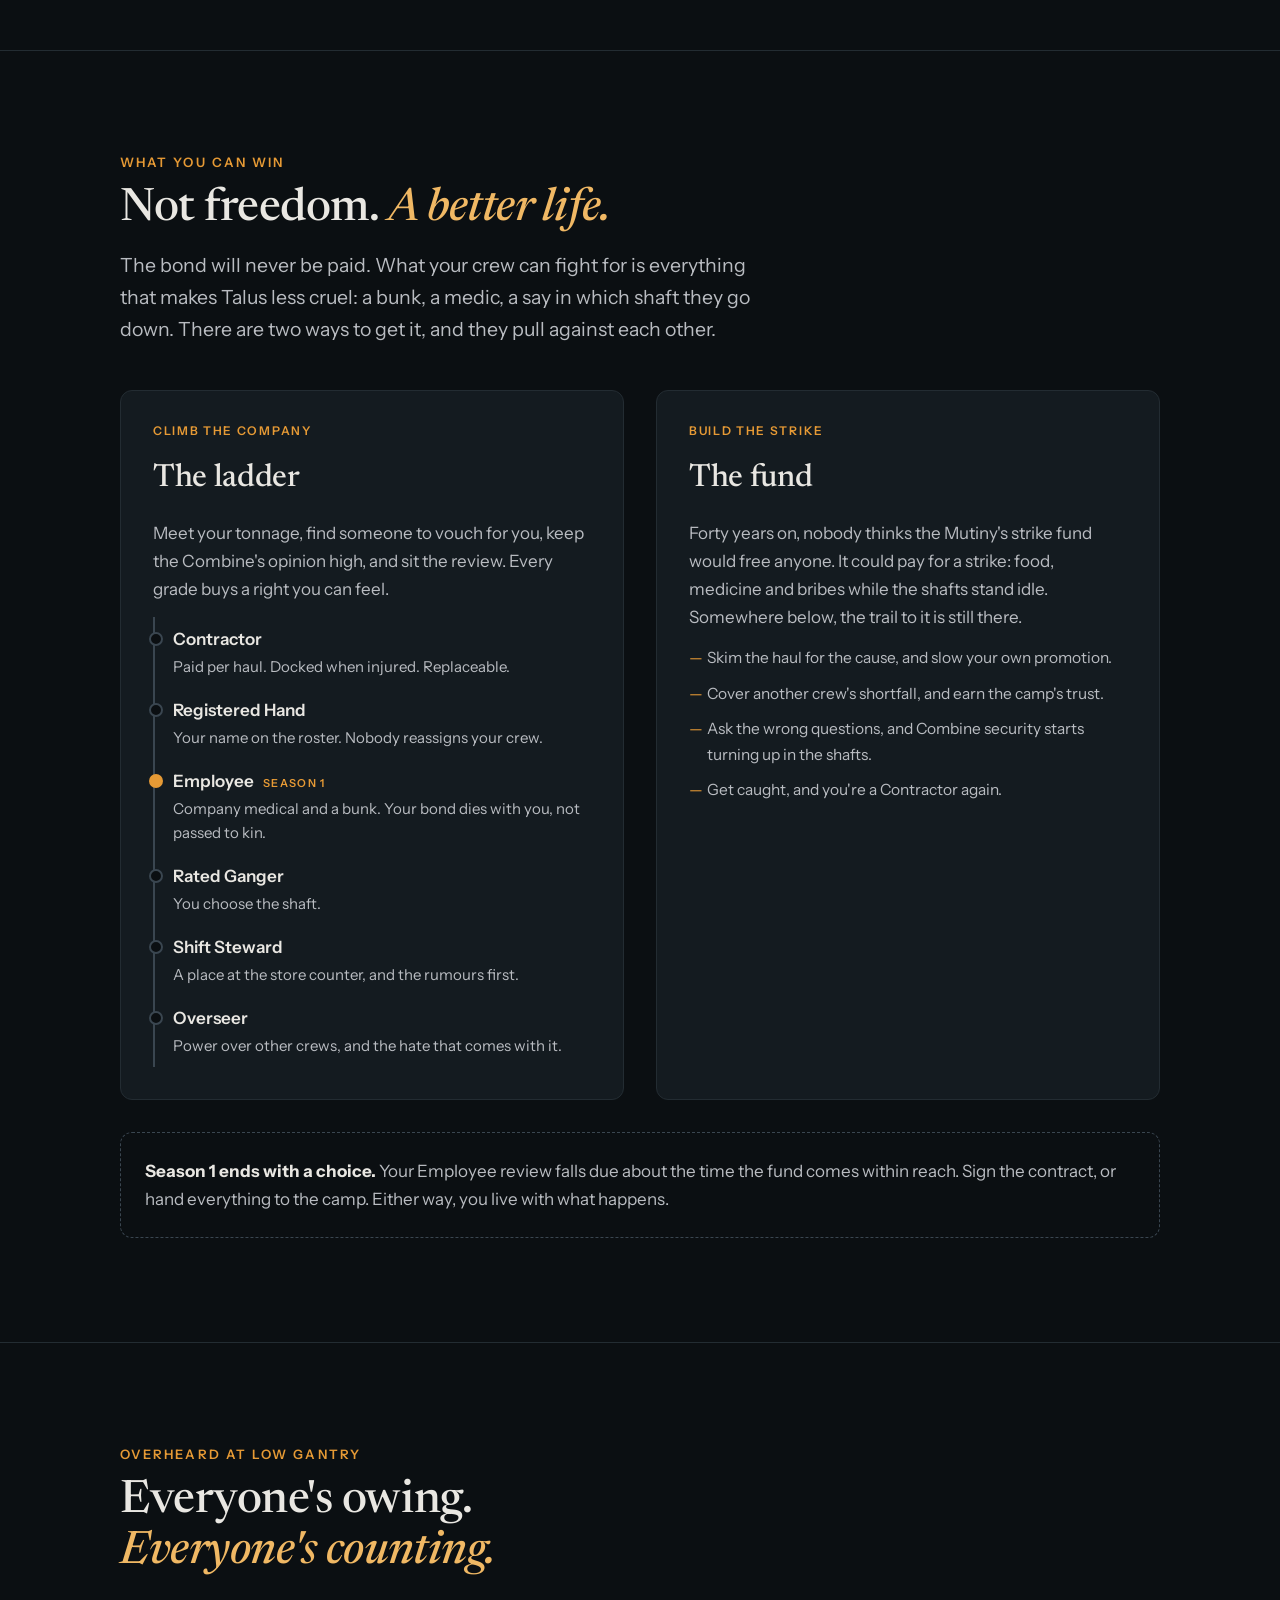
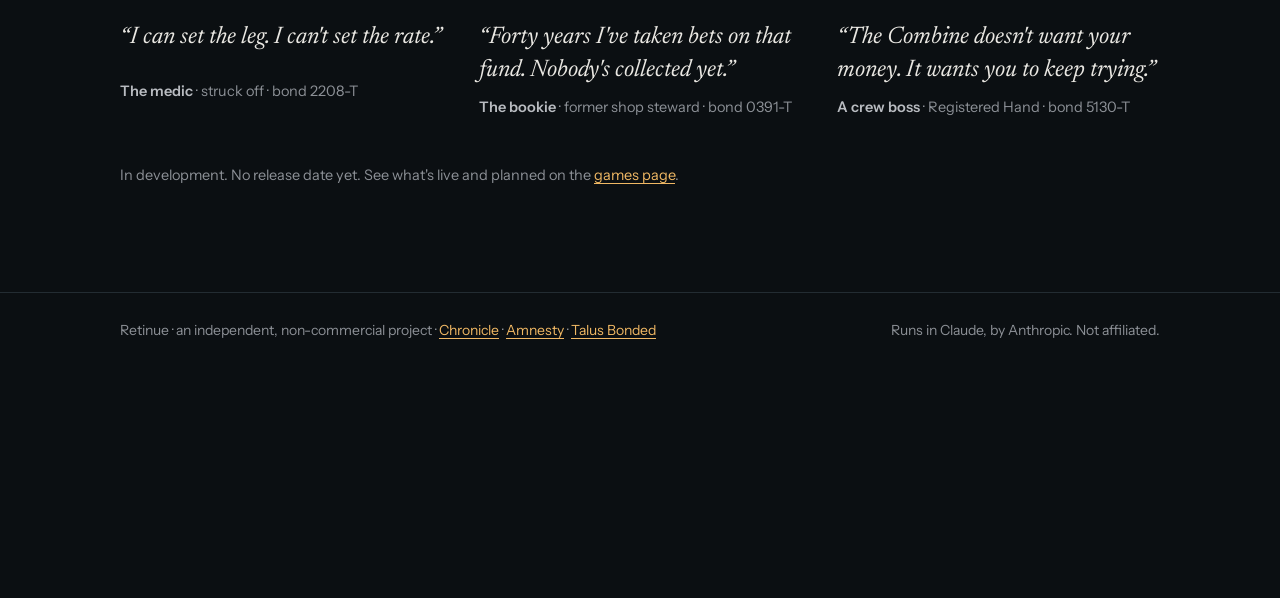
<file: scrip/index.html>
<!doctype html>
<html lang="en-GB"><head><meta charset="utf-8"><title>Talus Bonded · Retinue</title><link rel="canonical" href="../talus-bonded/"><meta http-equiv="refresh" content="0; url=../talus-bonded/"></head><body><p>Scrip is now <a href="../talus-bonded/">Talus Bonded</a>.</p></body></html>
</file>
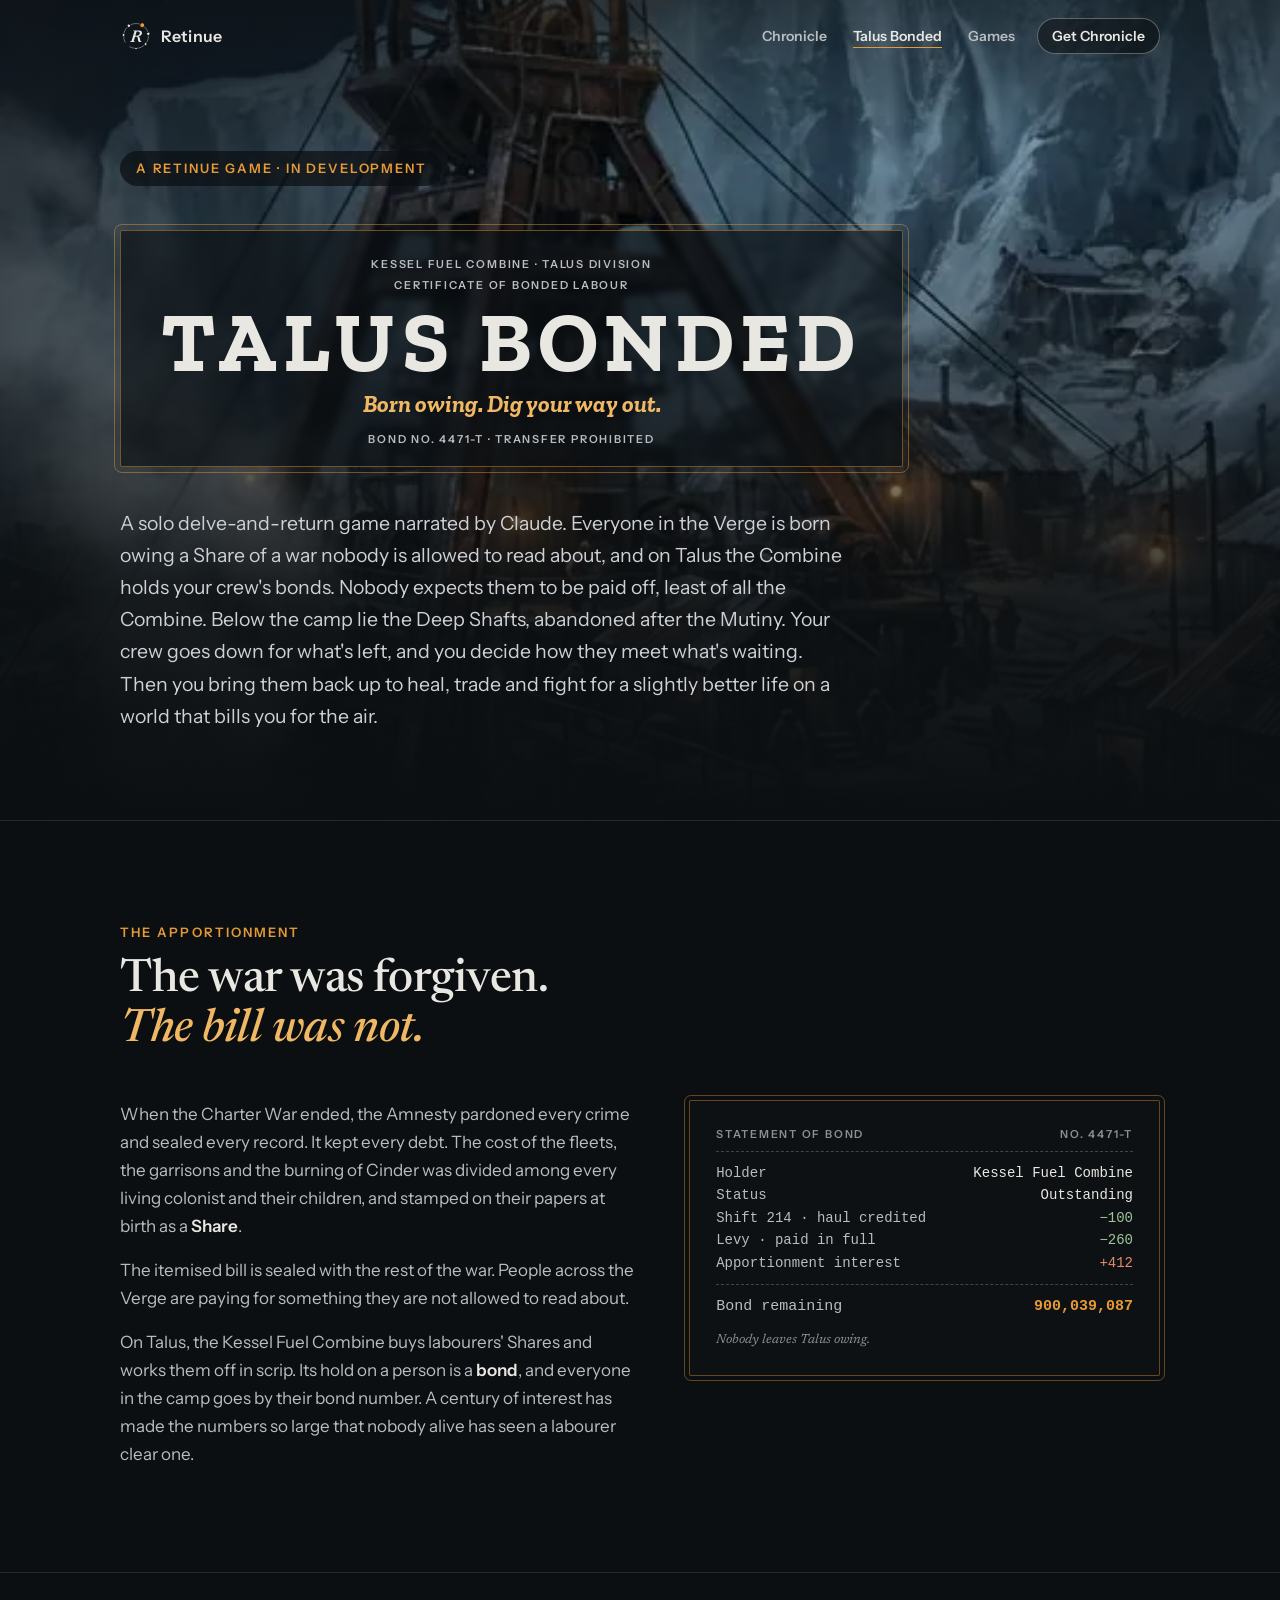
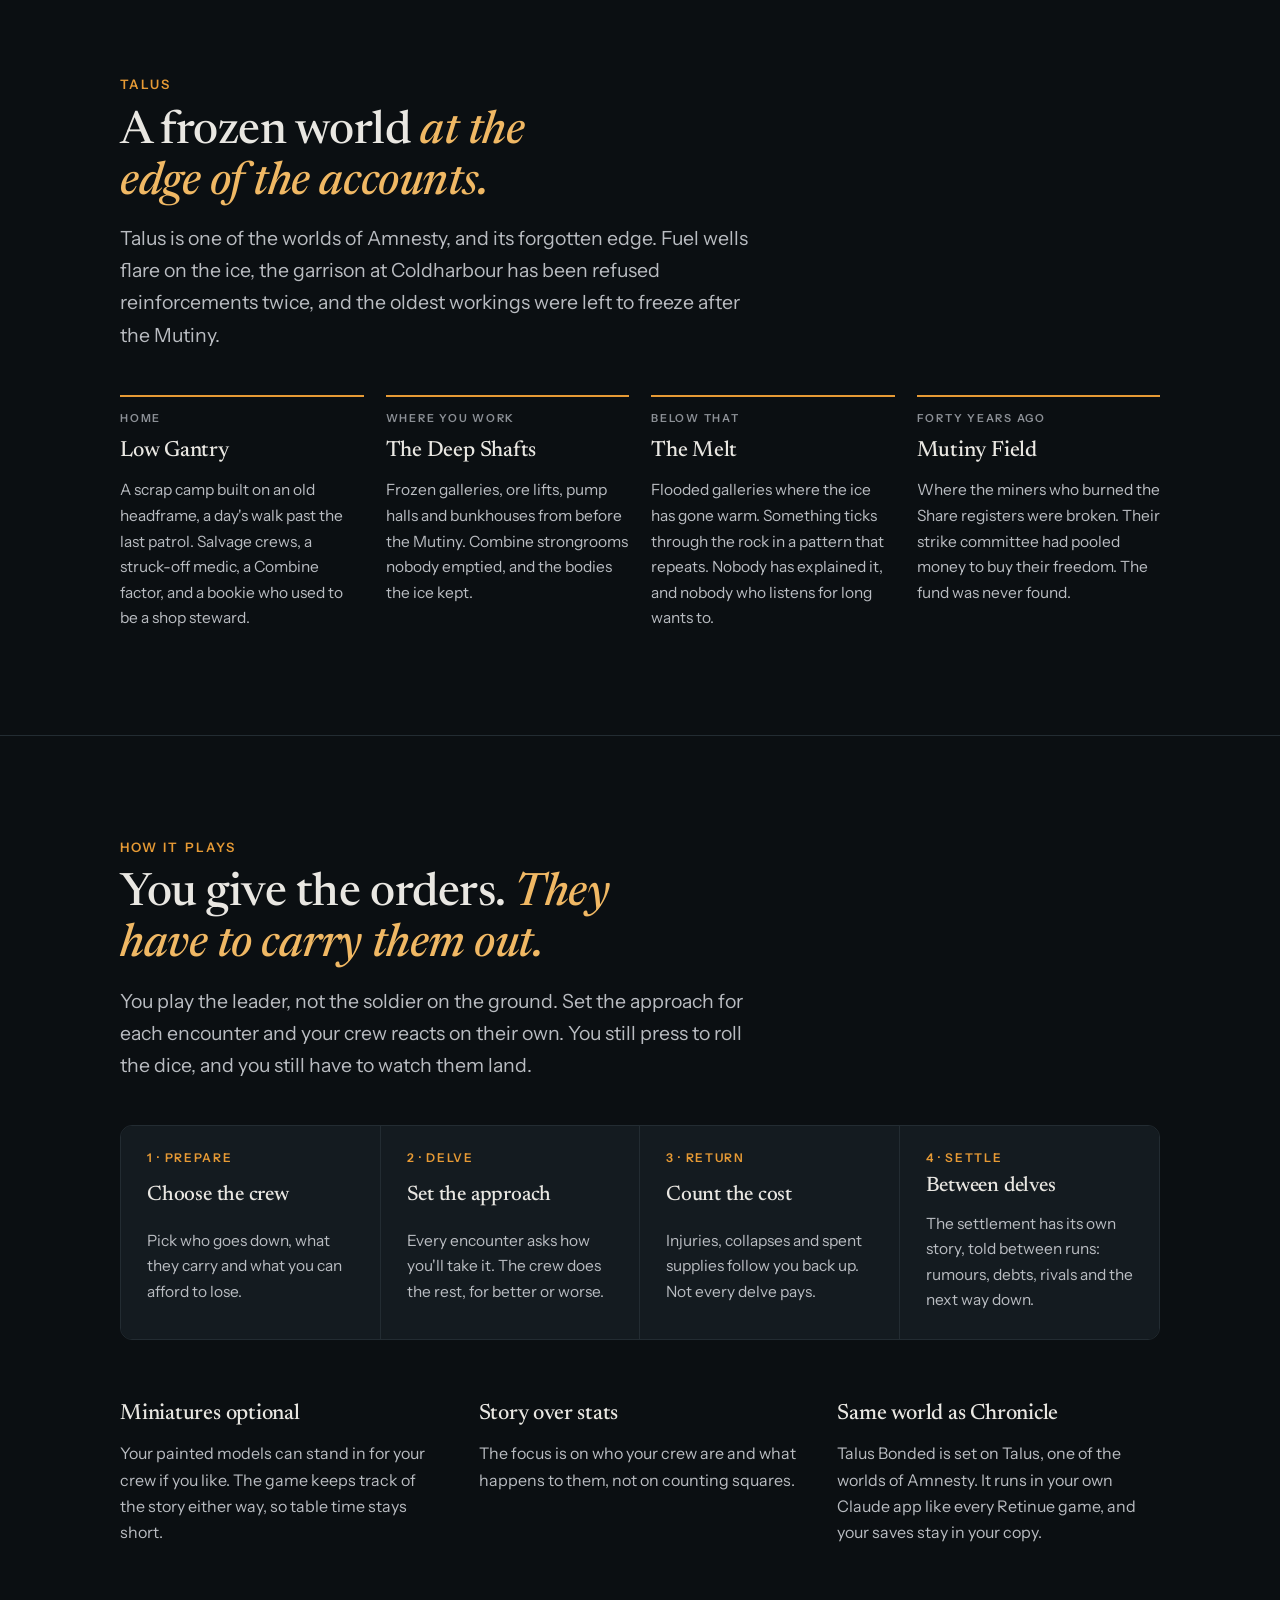
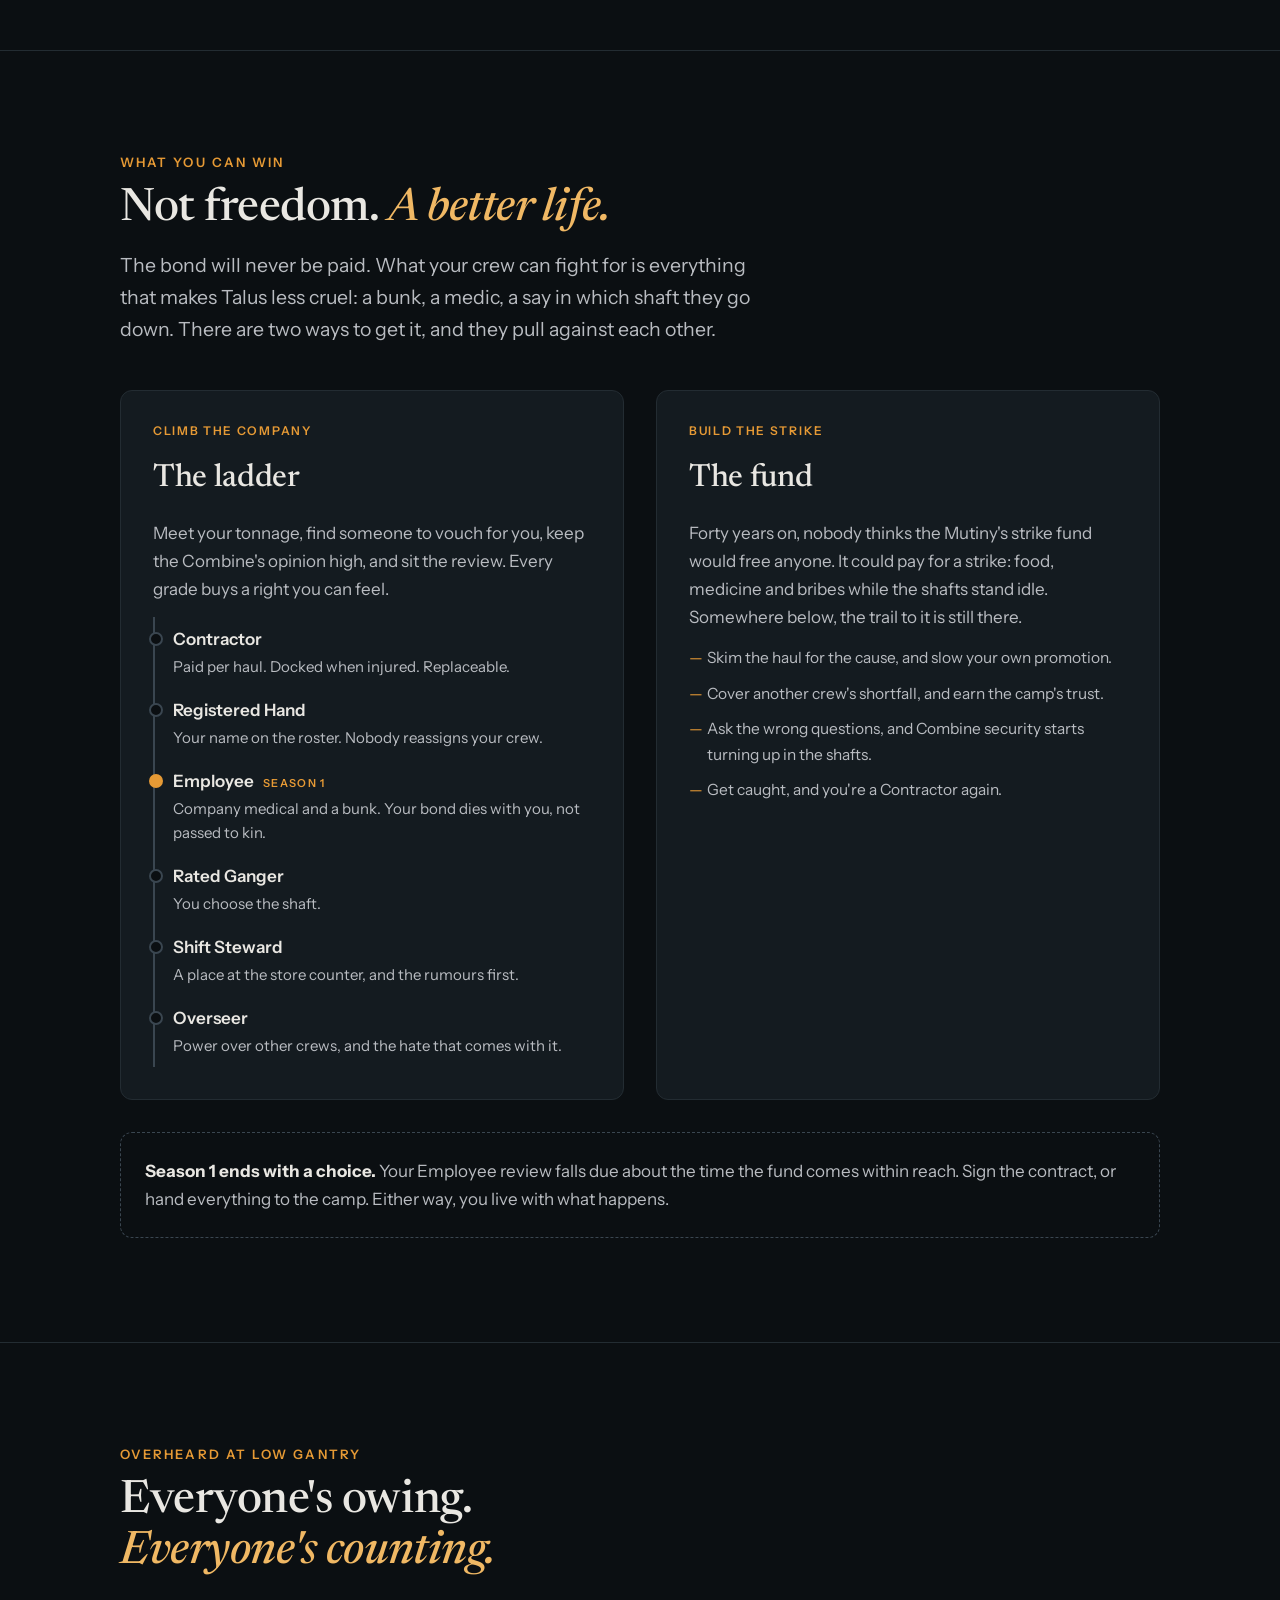
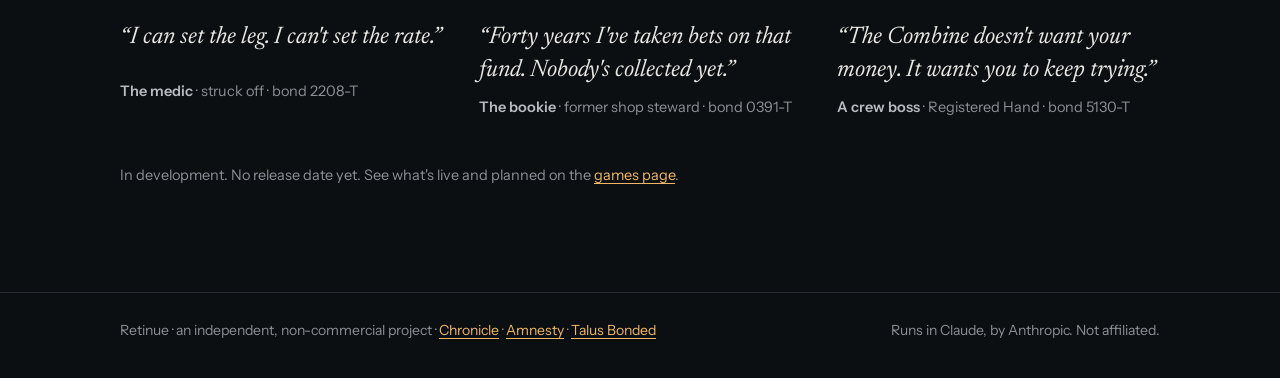
<file: talus-bonded/index.html>
<!doctype html>
<html lang="en-GB">
<head>
<meta charset="utf-8">
<meta name="viewport" content="width=device-width,initial-scale=1,viewport-fit=cover">
<title>Talus Bonded · Retinue</title><meta name="description" content="Talus Bonded is a solo delve-and-return game from Retinue, set on the frozen mining world of Talus in the Amnesty setting, narrated by Claude. Everyone on Talus is born owing, and nobody pays it off. In development."><link rel="icon" type="image/svg+xml" href="../assets/favicon.svg"><link rel="apple-touch-icon" href="../assets/apple-touch-icon.png"><link rel="preconnect" href="https://fonts.googleapis.com"><link rel="stylesheet" href="https://fonts.googleapis.com/css2?family=Newsreader:ital,opsz,wght@0,6..72,400;0,6..72,500;1,6..72,400;1,6..72,500&family=Instrument+Sans:wght@400;500;600&family=Zilla+Slab:wght@700&display=swap"><link rel="stylesheet" href="../assets/site.css"><style>
body.dh{--lamp:#e69a35;--accent:#f0b864;--accent-soft:#2a1d10}
.dh .hero picture img{object-position:76% 45%}
.dh .hero::after{background:linear-gradient(180deg,rgba(11,15,18,.55) 0%,rgba(11,15,18,0) 20%,rgba(11,15,18,.1) 42%,rgba(11,15,18,.85) 72%,var(--bg) 100%),linear-gradient(90deg,rgba(11,15,18,.55) 0%,rgba(11,15,18,0) 55%)}
.dh .hero h1{font-family:"Zilla Slab",Rockwell,Georgia,serif;font-weight:700;font-size:clamp(56px,10vw,128px);letter-spacing:.12em;text-transform:uppercase;line-height:.95;max-width:none}
.dh .hero .tag{font:italic clamp(22px,2.6vw,28px)/1.3 var(--f-head);color:var(--accent)}
.loop{display:grid;grid-template-columns:repeat(4,minmax(0,1fr));gap:0;margin-top:clamp(28px,4vw,44px);border:1px solid var(--line);border-radius:12px;overflow:hidden}
.loop div{padding:clamp(18px,2.4vw,26px);display:grid;gap:6px;border-right:1px solid var(--line);background:var(--surface)}
.loop div:last-child{border-right:0}
.loop .n{font:600 12px/1 var(--f-body);letter-spacing:.14em;text-transform:uppercase;color:var(--lamp)}
.loop h3{font-size:21px}.loop p{color:var(--dim);font-size:15.5px}
@media (max-width:760px){.dh .hero picture img{object-position:50% 40%}.loop{grid-template-columns:1fr}.loop div{border-right:0;border-bottom:1px solid var(--line)}.loop div:last-child{border-bottom:0}}
.scrip-note{display:inline-flex;width:max-content;max-width:100%;justify-self:start;align-self:flex-start;flex-direction:column;align-items:center;gap:6px;text-align:center;padding:clamp(18px,2.4vw,26px) clamp(22px,3.4vw,40px) clamp(14px,2vw,20px);border:1px solid rgba(230,154,53,.45);outline:1px solid rgba(230,154,53,.45);outline-offset:5px;border-radius:2px;background:rgba(11,15,18,.62);backdrop-filter:blur(3px);-webkit-backdrop-filter:blur(3px);margin:clamp(14px,2vw,22px) 0 clamp(10px,1.6vw,18px)}
.scrip-note .serial{font:600 11px/1.3 var(--f-body);letter-spacing:.16em;text-transform:uppercase;color:var(--dim)}
.dh .hero .scrip-note h1{margin:4px 0 0;font-size:clamp(40px,6.6vw,92px);letter-spacing:.08em}
.dh .hero .scrip-note .tag{font:italic 700 clamp(18px,2.2vw,24px)/1.3 "Zilla Slab",Rockwell,Georgia,serif;color:var(--accent);margin:0 0 6px}
@media (max-width:760px){.scrip-note{display:flex;width:auto;justify-self:stretch;align-self:stretch}}
.ledger{display:grid;grid-template-columns:minmax(0,1.1fr) minmax(0,1fr);gap:clamp(24px,4vw,56px);align-items:start}
.ledger .prose{display:grid;gap:16px}.ledger .prose p{color:var(--dim)}
.ledger .prose p b{color:var(--text);font-weight:600}
.stmt{border:1px solid rgba(230,154,53,.4);outline:1px solid rgba(230,154,53,.4);outline-offset:4px;border-radius:2px;background:#0d1114;padding:clamp(18px,2.4vw,26px);font:14px/1.6 ui-monospace,Menlo,Consolas,monospace;color:var(--dim)}
.stmt .h{display:flex;justify-content:space-between;gap:12px;font:600 11px/1.3 var(--f-body);letter-spacing:.16em;text-transform:uppercase;color:var(--faint);border-bottom:1px dashed var(--line2);padding-bottom:10px;margin-bottom:10px}
.stmt .row{display:flex;justify-content:space-between;gap:12px}
.stmt .row span:last-child{color:var(--text);text-align:right}
.stmt .pos{color:#9fc59a!important}.stmt .neg{color:#e58a6a!important}
.stmt .bal{border-top:1px dashed var(--line2);margin-top:10px;padding-top:10px;font-size:15px}
.stmt .bal span:last-child{color:var(--lamp);font-weight:600;font-variant-numeric:tabular-nums}
.stmt .foot{margin-top:12px;font:italic 13px/1.4 var(--f-head);color:var(--faint)}
.places{display:grid;grid-template-columns:repeat(4,minmax(0,1fr));gap:clamp(14px,2vw,22px)}
.place{border-top:2px solid var(--lamp);padding-top:14px;display:grid;gap:8px;align-content:start}
.place .k{font:600 11px/1.3 var(--f-body);letter-spacing:.16em;text-transform:uppercase;color:var(--faint)}
.place h3{font-size:22px}.place p{color:var(--dim);font-size:15.5px}
.paths{display:grid;grid-template-columns:repeat(2,minmax(0,1fr));gap:clamp(18px,3vw,32px)}
.path{border:1px solid var(--line);border-radius:12px;background:var(--surface);padding:clamp(22px,3vw,32px);display:grid;gap:14px;align-content:start}
.path h3{font-size:clamp(26px,2.8vw,32px)}.path>p{color:var(--dim)}
.path .k{font:600 12px/1.3 var(--f-body);letter-spacing:.14em;text-transform:uppercase;color:var(--lamp)}
.ranks{list-style:none;margin:0;padding:0;display:grid;gap:0;border-left:2px solid var(--line2)}
.ranks li{position:relative;padding:8px 0 8px 18px;display:grid;gap:2px}
.ranks li::before{content:"";position:absolute;left:-6px;top:15px;width:10px;height:10px;border-radius:50%;background:var(--bg);border:2px solid var(--line2)}
.ranks li.s1::before{border-color:var(--lamp);background:var(--lamp)}
.ranks b{font-weight:600;color:var(--text)}.ranks span{color:var(--dim);font-size:15px}
.ranks .tagS1{font:600 11px/1 var(--f-body);letter-spacing:.12em;text-transform:uppercase;color:var(--lamp);margin-left:6px}
.costs{list-style:none;margin:0;padding:0;display:grid;gap:10px}
.costs li{color:var(--dim);font-size:15.5px;padding-left:18px;position:relative}
.costs li::before{content:"—";position:absolute;left:0;color:var(--lamp)}
.choice{margin-top:clamp(22px,3vw,32px);padding:clamp(18px,2.4vw,24px);border:1px dashed var(--line2);border-radius:12px;color:var(--dim)}
.choice b{color:var(--text)}
.voices{display:grid;grid-template-columns:repeat(3,minmax(0,1fr));gap:clamp(18px,3vw,36px)}
.voices figure{margin:0;display:grid;gap:10px}
.voices blockquote{margin:0;font:italic clamp(20px,2.2vw,24px)/1.35 var(--f-head);color:var(--text)}
.voices figcaption{font-size:14.5px;color:var(--faint)}
.voices figcaption b{color:var(--dim);font-weight:600}
@media (max-width:900px){.places{grid-template-columns:repeat(2,minmax(0,1fr))}}
@media (max-width:760px){.ledger,.paths,.voices,.places{grid-template-columns:1fr}}
</style>
</head>
<body class="dh">
<header class="top"><div class="wrap">
  <a class="brand" href="../" aria-label="Retinue home">
    <svg width="32" height="32" viewBox="0 0 64 64" aria-hidden="true"><path d="M10.35 44.5 A25 25 0 1 1 19.5 53.65" fill="none" stroke="var(--ring)" stroke-width="1.6" stroke-linecap="round"/><path d="M27.4355 42.3 29.747500000000002 43.133 29.4925 44.0H20.0575L20.3125 43.133L23.0495 42.232L28.999499999999998 22.698999999999998L26.6875 21.883L26.9425 21.016H36.9555Q39.471500000000006 21.016 41.010000000000005 21.6025Q42.548500000000004 22.189 43.24550000000001 23.259999999999998Q43.9425 24.331 43.9425 25.793Q43.9425 27.68 43.0415 29.1675Q42.1405 30.655 40.3555 31.555999999999997Q38.7405 32.372 36.4455 32.542Q37.3465 32.678 37.9245 33.035Q38.6385 33.494 39.021 34.344Q39.4035 35.194 39.6415 36.469L40.423500000000004 40.243Q40.661500000000004 41.382 40.942 41.900499999999994Q41.2225 42.419 41.638999999999996 42.555Q42.0555 42.691 42.6845 42.691L42.3615 44.0Q40.4915 44.136 39.361000000000004 44.0765Q38.2305 44.017 37.61 43.6685Q36.9895 43.32 36.692 42.6315Q36.3945 41.943 36.1905 40.821L35.3065 36.112Q35.1195 34.973 34.839 34.412Q34.5585 33.851 34.091 33.6555Q33.6235 33.46 32.841499999999996 33.46H30.1385ZM34.1165 31.488Q35.8845 31.488 37.0915 30.74Q38.298500000000004 29.991999999999997 38.936 28.725499999999997Q39.573499999999996 27.459 39.573499999999996 25.912Q39.573499999999996 24.500999999999998 38.6725 23.761499999999998Q37.7715 23.022 35.6465 23.022H33.3175L30.7335 31.488Z" fill="var(--text)"/><g stroke="var(--bg)" stroke-width="2"><circle cx="7.1" cy="29.82" r="3" fill="var(--text)"/><circle cx="17.66" cy="11.52" r="3.5" fill="var(--text)"/><circle cx="44.5" cy="10.35" r="5" fill="var(--lamp)"/><circle cx="56.62" cy="27.66" r="3.5" fill="var(--text)"/><circle cx="51.15" cy="48.07" r="3" fill="var(--text)"/><circle cx="32" cy="57" r="2.5" fill="var(--text)"/></g></svg>
    <span class="word">Retinue</span>
  </a>
  <nav class="nav" aria-label="Site"><a class="nl" href="../chronicle/">Chronicle</a><a class="nl" href="../talus-bonded/" aria-current="page">Talus Bonded</a><a class="nl" href="../games/">Games</a><a class="toplink" href="../chronicle/#get">Get Chronicle</a></nav>
</div></header>
<main>
  <section class="hero" aria-label="Talus Bonded">
    <picture><source media="(max-width:760px)" srcset="../assets/scrip-hero-phone.webp"><img src="../assets/scrip-hero.webp" srcset="../assets/scrip-hero-1200.webp 1200w, ../assets/scrip-hero.webp 1584w" sizes="100vw" alt="A scrap camp built around a rusted mine headframe on a frozen world at night, steam rising from the shaft, fuel well flares on the ice plain beyond"></picture>
    <div class="wrap">
      <span class="pill">A Retinue game · in development</span>
      <div class="scrip-note">
        <div class="serial">Kessel Fuel Combine · Talus Division</div>
        <div class="serial">Certificate of bonded labour</div>
        <h1>Talus Bonded</h1>
        <p class="tag">Born owing. Dig your way out.</p>
        <div class="serial">Bond No. 4471-T · Transfer prohibited</div>
      </div>
      <p class="lede">A solo delve-and-return game narrated by Claude. Everyone in the Verge is born owing a Share of a war nobody is allowed to read about, and on Talus the Combine holds your crew's bonds. Nobody expects them to be paid off, least of all the Combine. Below the camp lie the Deep Shafts, abandoned after the Mutiny. Your crew goes down for what's left, and you decide how they meet what's waiting. Then you bring them back up to heal, trade and fight for a slightly better life on a world that bills you for the air.</p>
    </div>
  </section>

  <section id="owing" aria-labelledby="tb-owing"><div class="wrap">
    <div class="head">
      <span class="eyebrow">The Apportionment</span>
      <h2 id="tb-owing">The war was forgiven. <em>The bill was not.</em></h2>
    </div>
    <div class="ledger">
      <div class="prose">
        <p>When the Charter War ended, the Amnesty pardoned every crime and sealed every record. It kept every debt. The cost of the fleets, the garrisons and the burning of Cinder was divided among every living colonist and their children, and stamped on their papers at birth as a <b>Share</b>.</p>
        <p>The itemised bill is sealed with the rest of the war. People across the Verge are paying for something they are not allowed to read about.</p>
        <p>On Talus, the Kessel Fuel Combine buys labourers' Shares and works them off in scrip. Its hold on a person is a <b>bond</b>, and everyone in the camp goes by their bond number. A century of interest has made the numbers so large that nobody alive has seen a labourer clear one.</p>
      </div>
      <div class="stmt" aria-label="An example bond statement">
        <div class="h"><span>Statement of bond</span><span>No. 4471-T</span></div>
        <div class="row"><span>Holder</span><span>Kessel Fuel Combine</span></div>
        <div class="row"><span>Status</span><span>Outstanding</span></div>
        <div class="row"><span>Shift 214 · haul credited</span><span class="pos">−100</span></div>
        <div class="row"><span>Levy · paid in full</span><span class="pos">−260</span></div>
        <div class="row"><span>Apportionment interest</span><span class="neg" id="tb-int">+412</span></div>
        <div class="row bal"><span>Bond remaining</span><span id="tb-bal">900,039,087</span></div>
        <p class="foot">Nobody leaves Talus owing.</p>
      </div>
    </div>
  </div></section>

  <section aria-labelledby="tb-places"><div class="wrap">
    <div class="head">
      <span class="eyebrow">Talus</span>
      <h2 id="tb-places">A frozen world <em>at the edge of the accounts.</em></h2>
      <p class="lede">Talus is one of the worlds of Amnesty, and its forgotten edge. Fuel wells flare on the ice, the garrison at Coldharbour has been refused reinforcements twice, and the oldest workings were left to freeze after the Mutiny.</p>
    </div>
    <div class="places">
      <div class="place"><span class="k">Home</span><h3>Low Gantry</h3><p>A scrap camp built on an old headframe, a day's walk past the last patrol. Salvage crews, a struck-off medic, a Combine factor, and a bookie who used to be a shop steward.</p></div>
      <div class="place"><span class="k">Where you work</span><h3>The Deep Shafts</h3><p>Frozen galleries, ore lifts, pump halls and bunkhouses from before the Mutiny. Combine strongrooms nobody emptied, and the bodies the ice kept.</p></div>
      <div class="place"><span class="k">Below that</span><h3>The Melt</h3><p>Flooded galleries where the ice has gone warm. Something ticks through the rock in a pattern that repeats. Nobody has explained it, and nobody who listens for long wants to.</p></div>
      <div class="place"><span class="k">Forty years ago</span><h3>Mutiny Field</h3><p>Where the miners who burned the Share registers were broken. Their strike committee had pooled money to buy their freedom. The fund was never found.</p></div>
    </div>
  </div></section>

  <section aria-labelledby="dh-play"><div class="wrap">
    <div class="head">
      <span class="eyebrow">How it plays</span>
      <h2 id="dh-play">You give the orders. <em>They have to carry them out.</em></h2>
      <p class="lede">You play the leader, not the soldier on the ground. Set the approach for each encounter and your crew reacts on their own. You still press to roll the dice, and you still have to watch them land.</p>
    </div>
    <div class="loop">
      <div><span class="n">1 · Prepare</span><h3>Choose the crew</h3><p>Pick who goes down, what they carry and what you can afford to lose.</p></div>
      <div><span class="n">2 · Delve</span><h3>Set the approach</h3><p>Every encounter asks how you'll take it. The crew does the rest, for better or worse.</p></div>
      <div><span class="n">3 · Return</span><h3>Count the cost</h3><p>Injuries, collapses and spent supplies follow you back up. Not every delve pays.</p></div>
      <div><span class="n">4 · Settle</span><h3>Between delves</h3><p>The settlement has its own story, told between runs: rumours, debts, rivals and the next way down.</p></div>
    </div>
    <div class="keeps">
      <div><h3>Miniatures optional</h3><p>Your painted models can stand in for your crew if you like. The game keeps track of the story either way, so table time stays short.</p></div>
      <div><h3>Story over stats</h3><p>The focus is on who your crew are and what happens to them, not on counting squares.</p></div>
      <div><h3>Same world as Chronicle</h3><p>Talus Bonded is set on Talus, one of the worlds of Amnesty. It runs in your own Claude app like every Retinue game, and your saves stay in your copy.</p></div>
    </div>
  </div></section>
  <section aria-labelledby="tb-paths"><div class="wrap">
    <div class="head">
      <span class="eyebrow">What you can win</span>
      <h2 id="tb-paths">Not freedom. <em>A better life.</em></h2>
      <p class="lede">The bond will never be paid. What your crew can fight for is everything that makes Talus less cruel: a bunk, a medic, a say in which shaft they go down. There are two ways to get it, and they pull against each other.</p>
    </div>
    <div class="paths">
      <article class="path">
        <span class="k">Climb the company</span>
        <h3>The ladder</h3>
        <p>Meet your tonnage, find someone to vouch for you, keep the Combine's opinion high, and sit the review. Every grade buys a right you can feel.</p>
        <ol class="ranks">
          <li><b>Contractor</b><span>Paid per haul. Docked when injured. Replaceable.</span></li>
          <li><b>Registered Hand</b><span>Your name on the roster. Nobody reassigns your crew.</span></li>
          <li class="s1"><b>Employee <span class="tagS1">Season 1</span></b><span>Company medical and a bunk. Your bond dies with you, not passed to kin.</span></li>
          <li><b>Rated Ganger</b><span>You choose the shaft.</span></li>
          <li><b>Shift Steward</b><span>A place at the store counter, and the rumours first.</span></li>
          <li><b>Overseer</b><span>Power over other crews, and the hate that comes with it.</span></li>
        </ol>
      </article>
      <article class="path">
        <span class="k">Build the strike</span>
        <h3>The fund</h3>
        <p>Forty years on, nobody thinks the Mutiny's strike fund would free anyone. It could pay for a strike: food, medicine and bribes while the shafts stand idle. Somewhere below, the trail to it is still there.</p>
        <ul class="costs">
          <li>Skim the haul for the cause, and slow your own promotion.</li>
          <li>Cover another crew's shortfall, and earn the camp's trust.</li>
          <li>Ask the wrong questions, and Combine security starts turning up in the shafts.</li>
          <li>Get caught, and you're a Contractor again.</li>
        </ul>
      </article>
    </div>
    <p class="choice"><b>Season 1 ends with a choice.</b> Your Employee review falls due about the time the fund comes within reach. Sign the contract, or hand everything to the camp. Either way, you live with what happens.</p>
  </div></section>

  <section aria-labelledby="tb-voices"><div class="wrap">
    <div class="head">
      <span class="eyebrow">Overheard at Low Gantry</span>
      <h2 id="tb-voices">Everyone's owing. <em>Everyone's counting.</em></h2>
    </div>
    <div class="voices">
      <figure><blockquote>“I can set the leg. I can't set the rate.”</blockquote><figcaption><b>The medic</b> · struck off · bond 2208-T</figcaption></figure>
      <figure><blockquote>“Forty years I've taken bets on that fund. Nobody's collected yet.”</blockquote><figcaption><b>The bookie</b> · former shop steward · bond 0391-T</figcaption></figure>
      <figure><blockquote>“The Combine doesn't want your money. It wants you to keep trying.”</blockquote><figcaption><b>A crew boss</b> · Registered Hand · bond 5130-T</figcaption></figure>
    </div>
    <p class="note" style="margin-top:clamp(28px,4vw,44px)">In development. No release date yet. See what's live and planned on the <a href="../games/">games page</a>.</p>
  </div></section>

</main>
<footer><div class="wrap"><span>Retinue · an independent, non-commercial project · <a href="../chronicle/">Chronicle</a> · <a href="../chronicle/#settings">Amnesty</a> · <a href="../talus-bonded/">Talus Bonded</a></span><span>Runs in Claude, by Anthropic. Not affiliated.</span></div></footer>
<script>
(function(){var b=document.getElementById("tb-bal"),i=document.getElementById("tb-int");if(!b||!i)return;
if(window.matchMedia&&matchMedia("(prefers-reduced-motion: reduce)").matches)return;
var n=900039087;setInterval(function(){var add=300+Math.floor(Math.random()*200);n+=add;i.textContent="+"+add;b.textContent=n.toLocaleString("en-GB")},2600)})();
</script>
</body>
</html>
</file>
<file: assets/site.css>
/* Retinue Engine, night edition: the look of the launch teaser. A rain-dark ground, bone text,
   pale ink-blue for links and emphasis, and lantern amber for the one thing that matters on each screen.
   Layout: a full-bleed art hero, then sections on one 1080px column separated by hairlines. */
:root{
  --bg:#0b0f12;--bg2:#0f1519;--surface:#141b20;--line:#232c32;--line2:#3a4650;
  --text:#e9e7e2;--dim:#b9bcc1;--faint:#8c9096;
  --accent:#9db7d9;--accent-soft:#1a2633;--on-accent:#0b0f12;
  --lamp:#e3a24a;--ring:#7c8086;
  --f-head:"Newsreader",Georgia,"Times New Roman",serif;
  --f-body:"Instrument Sans",system-ui,-apple-system,"Segoe UI",Roboto,sans-serif;
  color-scheme:dark
}
*{box-sizing:border-box}
html{scroll-behavior:smooth}
@media (prefers-reduced-motion:reduce){html{scroll-behavior:auto}}
body{background:var(--bg);color:var(--text);font:17px/1.65 var(--f-body);margin:0;-webkit-font-smoothing:antialiased}
a{color:var(--accent);text-underline-offset:3px}
p{margin:0}
img{max-width:100%}
.wrap{width:min(1080px,100%);margin:0 auto;padding-left:max(20px,env(safe-area-inset-left,0px));padding-right:max(20px,env(safe-area-inset-right,0px))}
h1,h2,h3{font-family:var(--f-head);font-weight:500;letter-spacing:-.01em;margin:0;text-wrap:balance}
h2{font-size:clamp(32px,4.4vw,46px);line-height:1.1}
h2 em{font-style:italic;color:var(--accent)}
.eyebrow{font:600 13px/1.2 var(--f-body);letter-spacing:.16em;text-transform:uppercase;color:var(--lamp)}
.lede{font-size:clamp(17.5px,2vw,19.5px);color:var(--dim);max-width:56ch}
section{padding-block:clamp(56px,9vw,104px);border-top:1px solid var(--line)}
section.card{padding-block:clamp(16px,3vw,32px);border-top:0}
.head{display:grid;gap:14px;margin-bottom:clamp(28px,4vw,44px);max-width:640px}

/* header, over the hero */
.top{position:absolute;inset:0 0 auto;z-index:10}
.top .wrap{display:flex;align-items:center;justify-content:space-between;gap:16px;padding-block:calc(18px + env(safe-area-inset-top,0px)) 18px}
.brand{display:flex;align-items:center;gap:9px;font:600 16px/1 var(--f-body);letter-spacing:.01em;color:var(--text);text-decoration:none}
.brand svg{flex:none}
.toplink{font:600 14px/1 var(--f-body);color:var(--text);text-decoration:none;padding:10px 14px;border:1px solid rgba(233,231,226,.35);border-radius:999px;background:rgba(11,15,18,.55)}

/* hero: the teaser, as a page */
.hero{position:relative;min-height:min(820px,100svh);display:flex;align-items:flex-end;overflow:hidden;border:0;padding:0}
.hero picture,.hero picture img{position:absolute;inset:0;width:100%;height:100%}
.hero picture img{object-fit:cover;object-position:72% 40%}
.hero::after{content:"";position:absolute;inset:0;background:linear-gradient(180deg,rgba(11,15,18,.55) 0%,rgba(11,15,18,0) 22%,rgba(11,15,18,.15) 45%,rgba(11,15,18,.88) 74%,var(--bg) 100%)}
.hero .wrap{position:relative;z-index:1;padding-block:140px clamp(48px,8vw,88px);display:grid;gap:22px}
.pill{justify-self:start;font:600 13px/1 var(--f-body);letter-spacing:.14em;text-transform:uppercase;color:var(--lamp);background:rgba(11,15,18,.72);padding:11px 16px;border-radius:999px}
.hero h1{font-size:clamp(46px,8vw,92px);line-height:1.02;max-width:13ch}
.hero h1 em{font-style:italic;color:var(--accent)}
.hero .lede{color:#cdd0d4}
.ctas{display:flex;flex-wrap:wrap;gap:12px;align-items:center;margin-top:6px}
.btn{display:inline-flex;align-items:center;gap:8px;font:600 15.5px/1 var(--f-body);padding:15px 20px;border-radius:6px;text-decoration:none;border:1px solid var(--lamp);background:var(--lamp);color:var(--on-accent)}
.btn.ghost{background:rgba(11,15,18,.55);color:var(--text);border-color:rgba(233,231,226,.4)}
.btn:focus-visible,.copy:focus-visible,.toplink:focus-visible{outline:2px solid var(--accent);outline-offset:2px}
.btn[aria-disabled="true"]{background:var(--surface);color:var(--faint);border-color:var(--line2);pointer-events:none}
.when{font-size:15px;color:var(--faint)}
.when b{color:var(--text);font-weight:600}

/* branching */
.branch{display:block;width:100%;height:auto;font-family:var(--f-body)}
.branch.tall{display:none;max-width:420px}
.branch .bx{fill:var(--surface);stroke:var(--line2);stroke-width:1}
.branch .bx.on{stroke:var(--lamp);stroke-width:1.5}
.branch .bx.dim{fill:var(--bg2);stroke:var(--line)}
.branch .bx.mem{fill:var(--accent-soft);stroke:var(--accent);stroke-opacity:.5}
.branch .ey{font-size:11px;font-weight:600;letter-spacing:.14em;fill:var(--faint)}
.branch .ey.on{fill:var(--lamp)}
.branch .tx{font-size:15px;fill:var(--text)}
.branch .tx.dim{fill:var(--faint)}
.branch .ln{fill:none;stroke:var(--line2);stroke-width:1.5}
.branch .ln.dim{stroke-dasharray:4 5}
.branch .ln.on{stroke:var(--lamp);stroke-width:2}
.branch .dot{fill:var(--lamp)}
.note{margin-top:18px;font-size:14.5px;color:var(--faint)}
.keeps{display:grid;grid-template-columns:repeat(3,minmax(0,1fr));gap:clamp(18px,3vw,36px);margin-top:clamp(36px,5vw,56px)}
.keeps div{display:grid;gap:8px;align-content:start;min-width:0}
.keeps h3{font-size:22px}
.keeps p{color:var(--dim);font-size:16px}

/* in play */
.play{display:grid;grid-template-columns:minmax(0,1.55fr) minmax(0,1fr);gap:clamp(18px,3vw,32px);align-items:start}
.shot{margin:0;display:grid;gap:12px;min-width:0}
.shot img{display:block;width:100%;height:auto;border-radius:10px;border:1px solid var(--line2);background:var(--surface)}
.shot figcaption{font-size:15px;color:var(--dim)}
.shot figcaption b{color:var(--text);font-weight:600}
.phone img{max-width:300px;justify-self:center;border-radius:28px;border:6px solid #1b2228}
.phone figcaption{text-align:center;max-width:32ch;justify-self:center}
.pair{display:grid;grid-template-columns:repeat(2,minmax(0,1fr));gap:clamp(18px,3vw,32px);margin-top:clamp(24px,4vw,40px)}

/* first setting */
.pack{display:grid;grid-template-columns:minmax(0,1.25fr) minmax(0,1fr);background:#070a0c;border:1px solid var(--line);border-radius:12px;overflow:hidden}
.pack img{display:block;width:100%;height:100%;object-fit:cover;min-height:260px}
.pack .txt{padding:clamp(24px,4vw,44px);display:grid;gap:12px;align-content:center}
.pack .k{font:600 12px/1.3 var(--f-body);letter-spacing:.16em;text-transform:uppercase;color:#d89a3a}
.pack h3{font-family:"Big Shoulders Display",Impact,"Arial Narrow",sans-serif;font-weight:800;font-size:clamp(44px,6vw,64px);letter-spacing:.04em;text-transform:uppercase;line-height:.95;color:#eef1ef}
.pack .tag{font:italic 20px/1.4 var(--f-head);color:#f0b860}
.pack p{color:#a9b3b5;font-size:16px}

/* get the game */
.get{display:grid;grid-template-columns:minmax(0,1fr) minmax(0,1.6fr);gap:clamp(24px,4vw,56px);scroll-margin-top:24px}
.get .intro{display:grid;gap:16px;align-content:start}
.get .intro p{color:var(--dim)}
.state{font:600 13px/1.3 var(--f-body);color:var(--lamp);background:rgba(227,162,74,.1);border:1px solid rgba(227,162,74,.35);padding:9px 13px;border-radius:999px;justify-self:start}
.get ol{list-style:none;margin:0;padding:0;display:grid;gap:26px;counter-reset:s}
.get li{display:grid;grid-template-columns:36px minmax(0,1fr);gap:4px 16px;counter-increment:s}
.get li::before{content:counter(s);grid-row:span 3;width:36px;height:36px;border-radius:50%;border:1px solid var(--line2);display:grid;place-items:center;font:600 14px/1 var(--f-body);color:var(--lamp)}
.get h3{font-size:22px}
.get li p{color:var(--dim);font-size:16px}
.get .btn{justify-self:start;margin-top:10px}
.prompt{margin-top:10px;border:1px solid var(--line2);border-radius:6px;background:var(--surface);overflow:hidden}
.prompt p{margin:0;padding:14px 16px;font:14px/1.55 ui-monospace,Menlo,Consolas,monospace;color:var(--text);white-space:pre-wrap;word-break:break-word}
.copy{display:block;width:100%;font:600 14px/1 var(--f-body);padding:13px 16px;border:0;border-top:1px solid var(--line);background:var(--accent-soft);color:var(--accent);cursor:pointer;text-align:left}
.help{grid-column:1/-1;font-size:15px;color:var(--faint);border-top:1px solid var(--line);padding-top:20px}

/* roadmap */
.road{display:grid;grid-template-columns:repeat(3,minmax(0,1fr));gap:clamp(14px,2.4vw,24px);margin-top:clamp(14px,2.4vw,24px)}
.rd{display:grid;gap:10px;align-content:start;padding:clamp(22px,3vw,30px);border:1px solid var(--line);border-radius:12px;background:var(--surface);min-width:0}
.rd.yours{background:transparent;border-style:dashed;border-color:var(--line2)}
.rd h3{font-size:clamp(24px,2.6vw,28px);line-height:1.15}
.rd .genre{font:600 12px/1.3 var(--f-body);letter-spacing:.14em;text-transform:uppercase;color:var(--faint)}
.rd p{color:var(--dim);font-size:16px}
.st{justify-self:start;font:600 12.5px/1 var(--f-body);padding:8px 11px;border-radius:999px;border:1px solid var(--line2);color:var(--faint);margin-bottom:6px}
.st.dev{color:var(--lamp);border-color:rgba(227,162,74,.45);background:rgba(227,162,74,.08)}
.st.plan{color:var(--accent);border-color:rgba(157,183,217,.45);background:var(--accent-soft)}

footer{border-top:1px solid var(--line);padding-block:26px calc(36px + env(safe-area-inset-bottom,0px));color:var(--faint);font-size:14px}
footer .wrap{display:flex;flex-wrap:wrap;gap:8px 24px;justify-content:space-between}

@media (max-width:760px){
  .branch.wide{display:none}.branch.tall{display:block}
  .keeps,.play,.pair,.pack,.get,.road{grid-template-columns:1fr}
  .pack img{min-height:0;aspect-ratio:3/2}
  .toplink{display:none}
  .play .desk{display:none}
  .phone img{max-width:280px}
}

/* ---- Retinue label: shared nav, game cards, solid header (added for the Chronicle / Downhive split) ---- */
.nav{display:flex;align-items:center;gap:6px}
.nav a.nl{font:600 14px/1 var(--f-body);color:var(--dim);text-decoration:none;padding:10px 10px;border-radius:6px}
.nav a.nl:hover,.nav a.nl[aria-current="page"]{color:var(--text)}
.nav a.nl[aria-current="page"]{text-decoration:underline;text-decoration-color:var(--lamp);text-underline-offset:6px}
.nav .toplink{margin-left:6px}
.top.solid{position:relative;border-bottom:1px solid var(--line)}
.brand .sub{font-weight:400;color:var(--faint)}
.games{display:grid;grid-template-columns:repeat(2,minmax(0,1fr));gap:clamp(18px,3vw,32px)}
.game{display:grid;grid-template-rows:auto 1fr;border:1px solid var(--line);border-radius:12px;overflow:hidden;background:var(--surface);text-decoration:none;color:inherit;min-width:0}
.game:hover{border-color:var(--line2)}
.game:focus-visible{outline:2px solid var(--accent);outline-offset:2px}
.game .art{aspect-ratio:16/9;background:#070a0c;position:relative;overflow:hidden}
.game .art img{width:100%;height:100%;object-fit:cover;display:block}
.game .body{padding:clamp(22px,3vw,30px);display:grid;gap:10px;align-content:start}
.game h3{font-size:clamp(28px,3vw,34px);line-height:1.1}
.game .genre{font:600 12px/1.3 var(--f-body);letter-spacing:.14em;text-transform:uppercase;color:var(--faint)}
.game p{color:var(--dim);font-size:16px}
.game .more{font:600 15px/1 var(--f-body);color:var(--accent);margin-top:6px}
.group{margin-top:clamp(40px,6vw,64px)}
.group:first-of-type{margin-top:0}
.group>h3{font-size:clamp(24px,2.6vw,28px);margin-bottom:6px}
.group>p{color:var(--dim);max-width:60ch}
.road.two{grid-template-columns:repeat(2,minmax(0,1fr))}
.rd.live{border-color:rgba(227,162,74,.45)}
.st.live{color:var(--on-accent);background:var(--lamp);border-color:var(--lamp)}
.rd a{font-weight:600}
@media (max-width:760px){
  .games,.road.two{grid-template-columns:1fr}
  .nav a.nl{padding:8px 6px;font-size:13.5px}
}
@media (max-width:420px){ .brand .word{display:none} }

/* keep the header above any page hero layers */
.top.solid{z-index:10}
</file>
